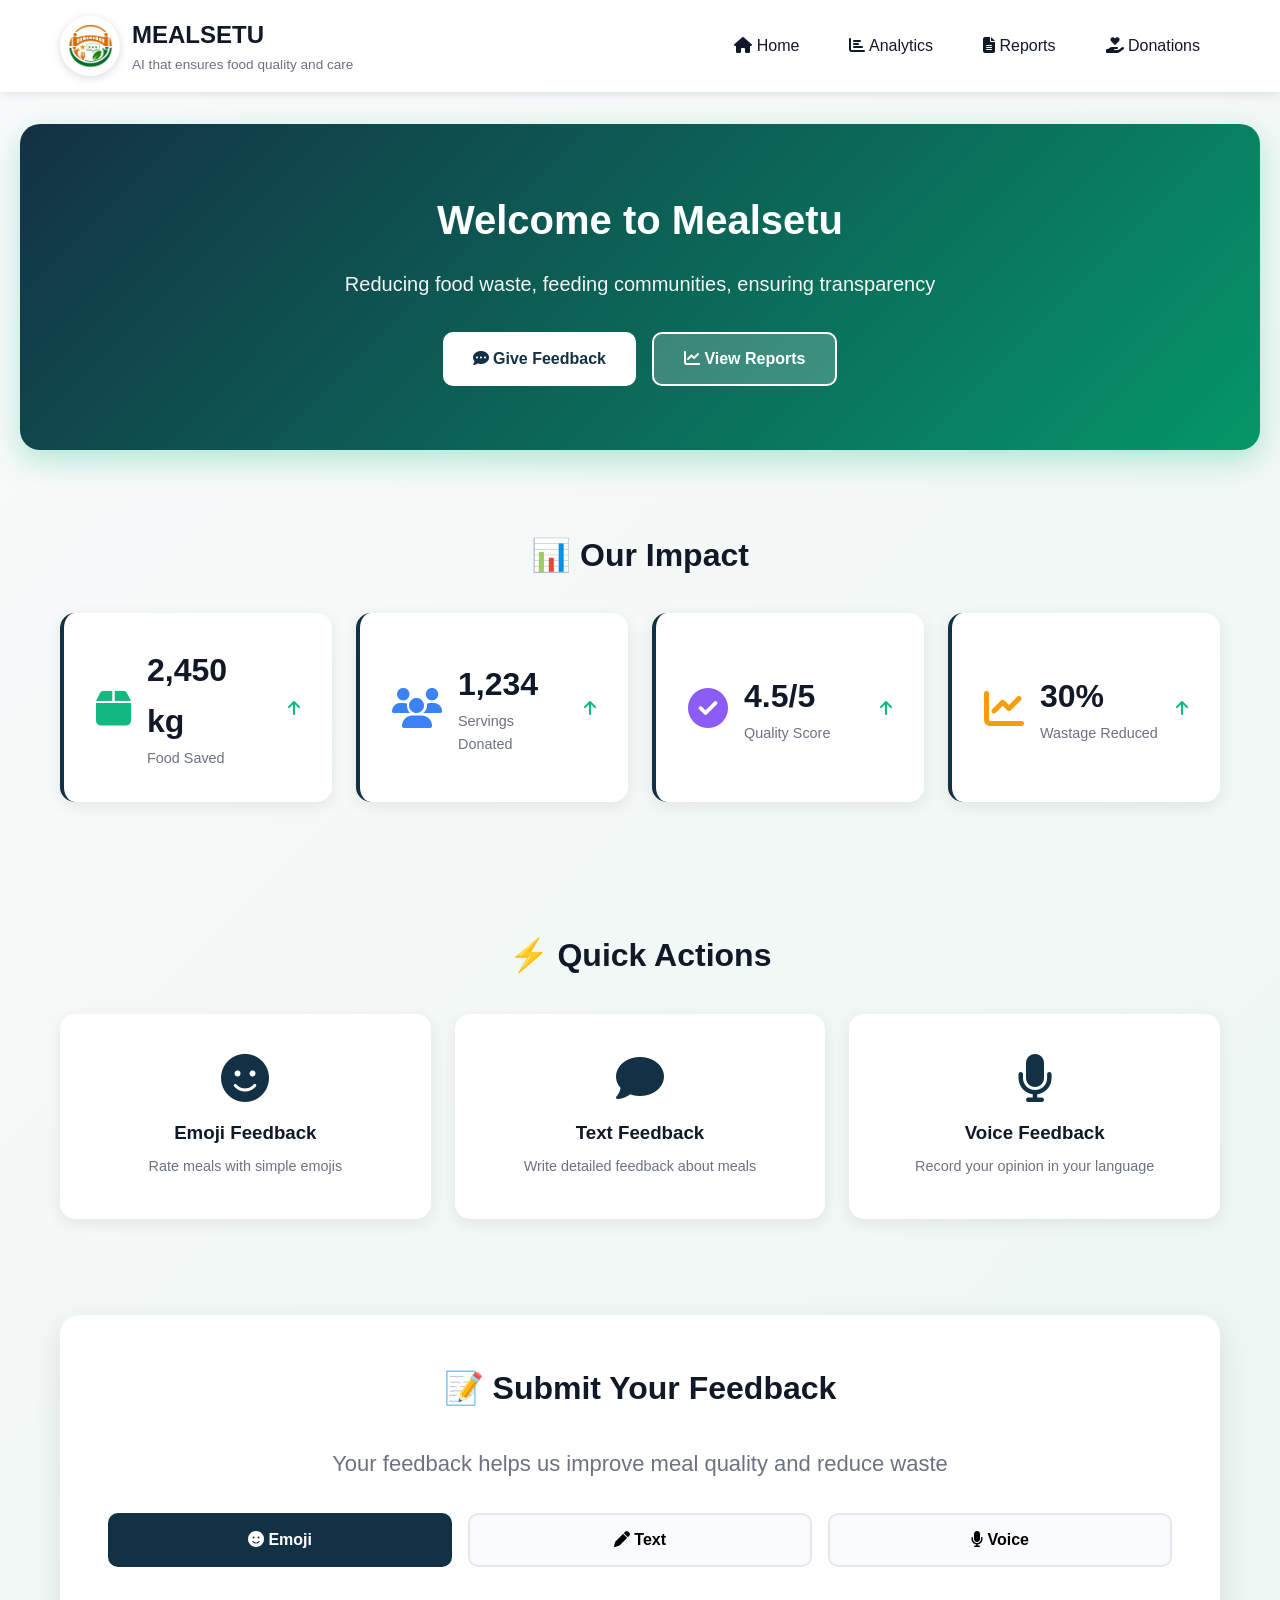
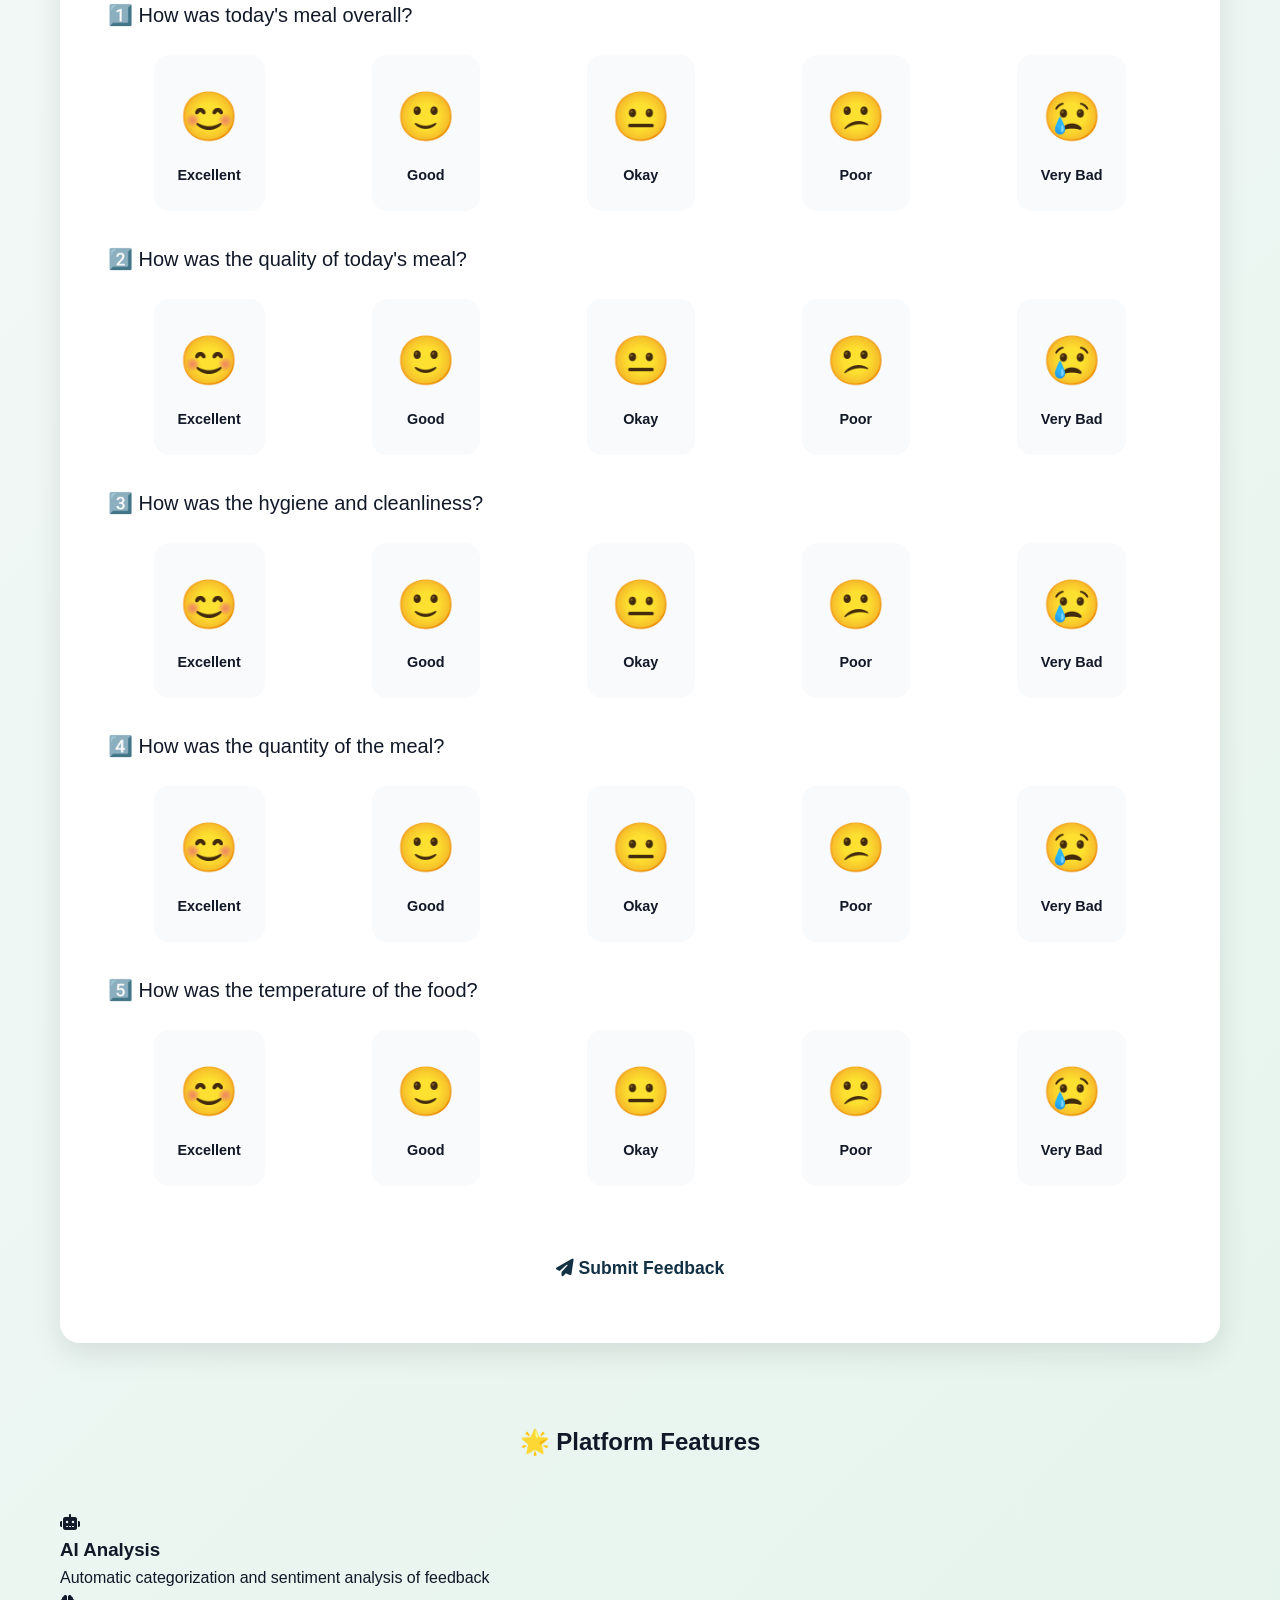
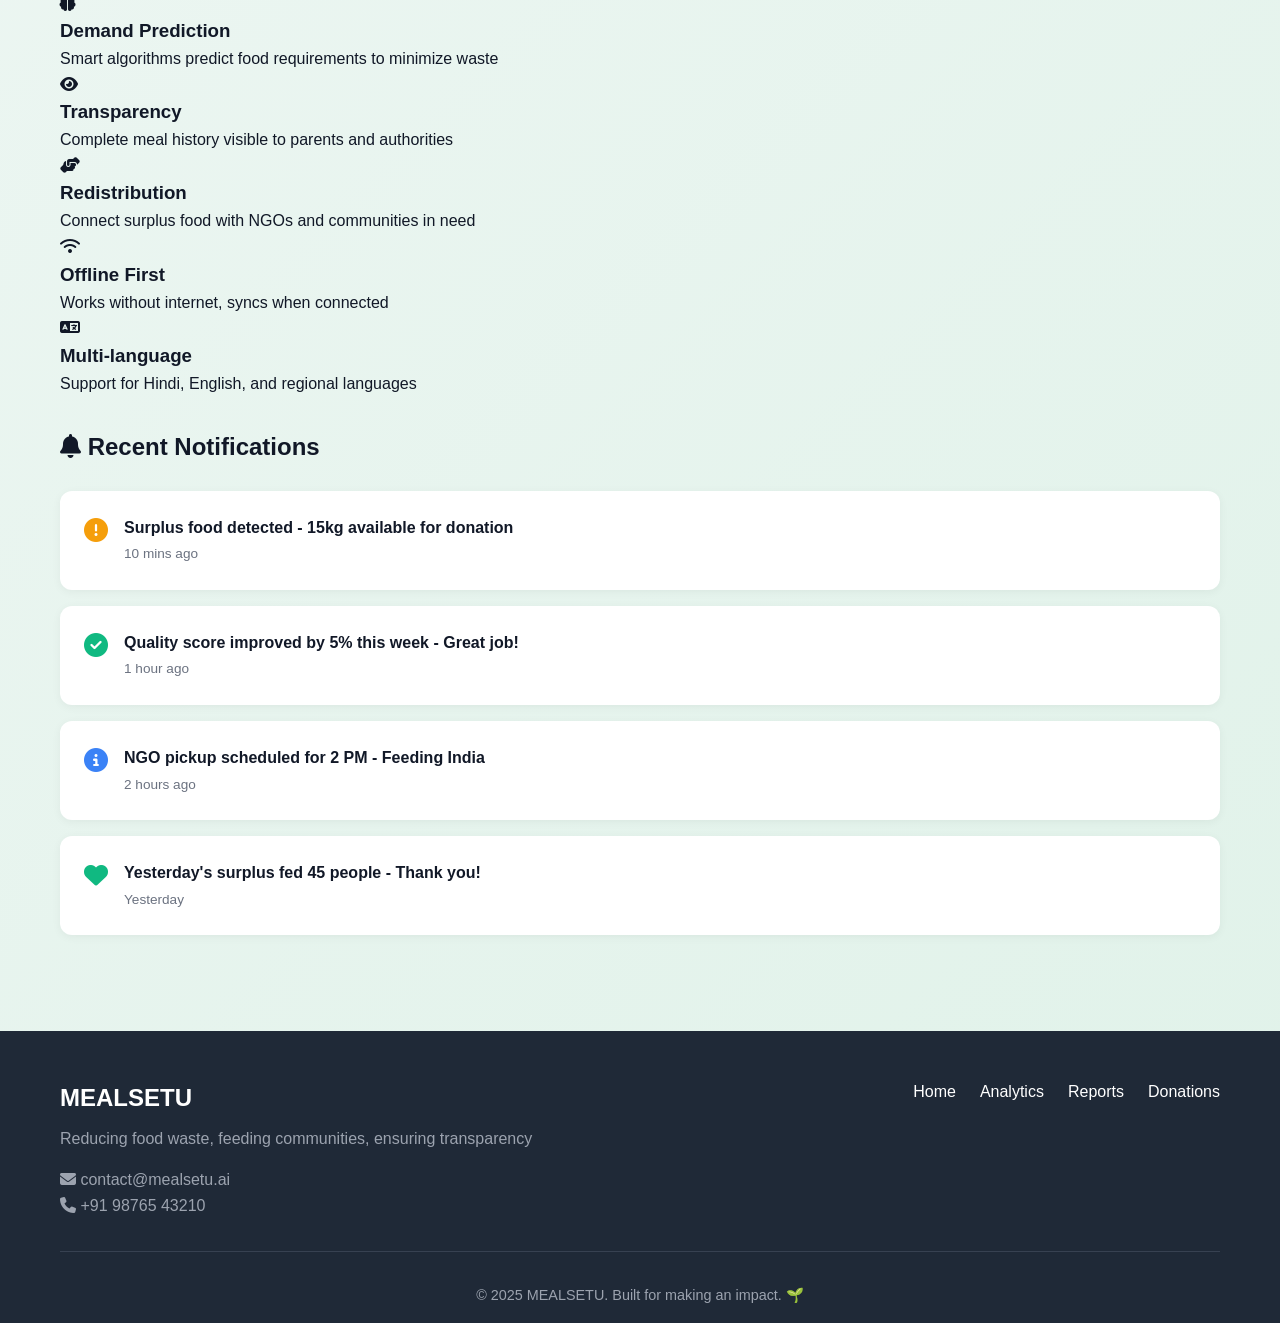
<file: food-feedback-system/frontend/index.html>
<!DOCTYPE html>
<html lang="en">
<head>
    <meta charset="UTF-8">
    <meta name="viewport" content="width=device-width, initial-scale=1.0">
    <title>MEALSETU - Smart Meal Monitoring Platform</title>
    <link rel="stylesheet" href="style.css">
    <link rel="stylesheet" href="https://cdnjs.cloudflare.com/ajax/libs/font-awesome/6.4.0/css/all.min.css">
</head>
<body>
   <!-- Navigation -->
<nav class="navbar">
    <div class="container">
        <div class="nav-brand">
            <!-- Logo with Image -->
            <div class="logo">
                <img src="mslogo.png" alt="MEALSETU Logo">
            </div>
            <div>
                <h1>MEALSETU</h1>
                <p>AI that ensures food quality and care</p>
            </div>
        </div>
        <div class="nav-menu" id="navMenu">
            <a href="index.html"><i class="fas fa-home"></i> Home</a>
            <a href="analytics.html"><i class="fas fa-chart-bar"></i> Analytics</a>
            <a href="report.html"><i class="fas fa-file-alt"></i> Reports</a>
            <a href="donation.html"><i class="fas fa-hand-holding-heart"></i> Donations</a>
        </div>
        <button class="menu-toggle" id="menuToggle">
            <i class="fas fa-bars"></i>
        </button>
    </div>
</nav>
    <!-- Hero Section -->
    <section class="hero">
        <div class="container">
            <div class="hero-content">
                <h2>Welcome to Mealsetu</h2>
                <p>Reducing food waste, feeding communities, ensuring transparency</p>
                <div class="hero-buttons">
                    <button class="btn btn-primary" onclick="scrollToFeedback()">
                        <i class="fas fa-comment-dots"></i> Give Feedback
                    </button>
                    <a href="report.html" class="btn btn-secondary">
                        <i class="fas fa-chart-line"></i> View Reports
                    </a>
                </div>
            </div>
        </div>
    </section>

    <!-- Impact Stats -->
    <section class="stats-section">
        <div class="container">
            <h2 style="text-align: center; margin-bottom: 2rem; font-size: 2rem;">📊 Our Impact</h2>
            <div class="stats-grid" id="statsGrid">
                <div class="stat-card">
                    <i class="fas fa-box stat-icon green"></i>
                    <div class="stat-info">
                        <h3 id="foodSaved">2,450 kg</h3>
                        <p>Food Saved</p>
                    </div>
                    <i class="fas fa-arrow-up stat-trend"></i>
                </div>
                <div class="stat-card">
                    <i class="fas fa-users stat-icon blue"></i>
                    <div class="stat-info">
                        <h3 id="servingsDonated">1,234</h3>
                        <p>Servings Donated</p>
                    </div>
                    <i class="fas fa-arrow-up stat-trend"></i>
                </div>
                <div class="stat-card">
                    <i class="fas fa-check-circle stat-icon purple"></i>
                    <div class="stat-info">
                        <h3 id="qualityScore">4.5/5</h3>
                        <p>Quality Score</p>
                    </div>
                    <i class="fas fa-arrow-up stat-trend"></i>
                </div>
                <div class="stat-card">
                    <i class="fas fa-chart-line stat-icon orange"></i>
                    <div class="stat-info">
                        <h3 id="wastageReduced">30%</h3>
                        <p>Wastage Reduced</p>
                    </div>
                    <i class="fas fa-arrow-up stat-trend"></i>
                </div>
            </div>
        </div>
    </section>

    <!-- Quick Actions -->
    <section class="quick-actions">
        <div class="container">
            <h2>⚡ Quick Actions</h2>
            <div class="actions-grid">
                <div class="action-card" onclick="setFeedbackMode('emoji'); scrollToFeedback();">
                    <i class="fas fa-smile"></i>
                    <h3>Emoji Feedback</h3>
                    <p>Rate meals with simple emojis</p>
                </div>
                <div class="action-card" onclick="setFeedbackMode('text'); scrollToFeedback();">
                    <i class="fas fa-comment"></i>
                    <h3>Text Feedback</h3>
                    <p>Write detailed feedback about meals</p>
                </div>
                <div class="action-card" onclick="setFeedbackMode('voice'); scrollToFeedback();">
                    <i class="fas fa-microphone"></i>
                    <h3>Voice Feedback</h3>
                    <p>Record your opinion in your language</p>
                </div>
            </div>
        </div>
    </section>

    <!-- Feedback Section -->
    <section class="feedback-section" id="feedbackSection">
        <div class="container">
            <div class="feedback-card">
                <h2>📝 Submit Your Feedback</h2>
                <p style="text-align: center; color: var(--text-secondary); margin-bottom: 2rem;">
                    Your feedback helps us improve meal quality and reduce waste
                </p>
                
                <!-- Feedback Mode Selector -->
                <div class="mode-selector">
                    <button class="mode-btn active" data-mode="emoji" onclick="setFeedbackMode('emoji')">
                        <i class="fas fa-smile"></i> Emoji
                    </button>
                    <button class="mode-btn" data-mode="text" onclick="setFeedbackMode('text')">
                        <i class="fas fa-pen"></i> Text
                    </button>
                    <button class="mode-btn" data-mode="voice" onclick="setFeedbackMode('voice')">
                        <i class="fas fa-microphone"></i> Voice
                    </button>
                </div>

                <!-- Emoji Feedback - 5 Questions -->
                <div id="emojiFeedback" class="feedback-content active">
                    
                    <!-- Question 1: Overall -->
                    <div class="question-section">
                        <p class="feedback-question">1️⃣ How was today's meal overall?</p>
                        <div class="emoji-grid" data-question="overall">
                            <div class="emoji-option" data-rating="5" data-emoji="😊" onclick="selectEmojiForQuestion(this, 'overall')">
                                <span class="emoji-icon">😊</span>
                                <span class="emoji-label">Excellent</span>
                            </div>
                            <div class="emoji-option" data-rating="4" data-emoji="🙂" onclick="selectEmojiForQuestion(this, 'overall')">
                                <span class="emoji-icon">🙂</span>
                                <span class="emoji-label">Good</span>
                            </div>
                            <div class="emoji-option" data-rating="3" data-emoji="😐" onclick="selectEmojiForQuestion(this, 'overall')">
                                <span class="emoji-icon">😐</span>
                                <span class="emoji-label">Okay</span>
                            </div>
                            <div class="emoji-option" data-rating="2" data-emoji="😕" onclick="selectEmojiForQuestion(this, 'overall')">
                                <span class="emoji-icon">😕</span>
                                <span class="emoji-label">Poor</span>
                            </div>
                            <div class="emoji-option" data-rating="1" data-emoji="😢" onclick="selectEmojiForQuestion(this, 'overall')">
                                <span class="emoji-icon">😢</span>
                                <span class="emoji-label">Very Bad</span>
                            </div>
                        </div>
                    </div>

                    <!-- Question 2: Quality -->
                    <div class="question-section">
                        <p class="feedback-question">2️⃣ How was the quality of today's meal?</p>
                        <div class="emoji-grid" data-question="quality">
                            <div class="emoji-option" data-rating="5" data-emoji="😊" onclick="selectEmojiForQuestion(this, 'quality')">
                                <span class="emoji-icon">😊</span>
                                <span class="emoji-label">Excellent</span>
                            </div>
                            <div class="emoji-option" data-rating="4" data-emoji="🙂" onclick="selectEmojiForQuestion(this, 'quality')">
                                <span class="emoji-icon">🙂</span>
                                <span class="emoji-label">Good</span>
                            </div>
                            <div class="emoji-option" data-rating="3" data-emoji="😐" onclick="selectEmojiForQuestion(this, 'quality')">
                                <span class="emoji-icon">😐</span>
                                <span class="emoji-label">Okay</span>
                            </div>
                            <div class="emoji-option" data-rating="2" data-emoji="😕" onclick="selectEmojiForQuestion(this, 'quality')">
                                <span class="emoji-icon">😕</span>
                                <span class="emoji-label">Poor</span>
                            </div>
                            <div class="emoji-option" data-rating="1" data-emoji="😢" onclick="selectEmojiForQuestion(this, 'quality')">
                                <span class="emoji-icon">😢</span>
                                <span class="emoji-label">Very Bad</span>
                            </div>
                        </div>
                    </div>

                    <!-- Question 3: Hygiene -->
                    <div class="question-section">
                        <p class="feedback-question">3️⃣ How was the hygiene and cleanliness?</p>
                        <div class="emoji-grid" data-question="hygiene">
                            <div class="emoji-option" data-rating="5" data-emoji="😊" onclick="selectEmojiForQuestion(this, 'hygiene')">
                                <span class="emoji-icon">😊</span>
                                <span class="emoji-label">Excellent</span>
                            </div>
                            <div class="emoji-option" data-rating="4" data-emoji="🙂" onclick="selectEmojiForQuestion(this, 'hygiene')">
                                <span class="emoji-icon">🙂</span>
                                <span class="emoji-label">Good</span>
                            </div>
                            <div class="emoji-option" data-rating="3" data-emoji="😐" onclick="selectEmojiForQuestion(this, 'hygiene')">
                                <span class="emoji-icon">😐</span>
                                <span class="emoji-label">Okay</span>
                            </div>
                            <div class="emoji-option" data-rating="2" data-emoji="😕" onclick="selectEmojiForQuestion(this, 'hygiene')">
                                <span class="emoji-icon">😕</span>
                                <span class="emoji-label">Poor</span>
                            </div>
                            <div class="emoji-option" data-rating="1" data-emoji="😢" onclick="selectEmojiForQuestion(this, 'hygiene')">
                                <span class="emoji-icon">😢</span>
                                <span class="emoji-label">Very Bad</span>
                            </div>
                        </div>
                    </div>

                    <!-- Question 4: Quantity -->
                    <div class="question-section">
                        <p class="feedback-question">4️⃣ How was the quantity of the meal?</p>
                        <div class="emoji-grid" data-question="quantity">
                            <div class="emoji-option" data-rating="5" data-emoji="😊" onclick="selectEmojiForQuestion(this, 'quantity')">
                                <span class="emoji-icon">😊</span>
                                <span class="emoji-label">Excellent</span>
                            </div>
                            <div class="emoji-option" data-rating="4" data-emoji="🙂" onclick="selectEmojiForQuestion(this, 'quantity')">
                                <span class="emoji-icon">🙂</span>
                                <span class="emoji-label">Good</span>
                            </div>
                            <div class="emoji-option" data-rating="3" data-emoji="😐" onclick="selectEmojiForQuestion(this, 'quantity')">
                                <span class="emoji-icon">😐</span>
                                <span class="emoji-label">Okay</span>
                            </div>
                            <div class="emoji-option" data-rating="2" data-emoji="😕" onclick="selectEmojiForQuestion(this, 'quantity')">
                                <span class="emoji-icon">😕</span>
                                <span class="emoji-label">Poor</span>
                            </div>
                            <div class="emoji-option" data-rating="1" data-emoji="😢" onclick="selectEmojiForQuestion(this, 'quantity')">
                                <span class="emoji-icon">😢</span>
                                <span class="emoji-label">Very Bad</span>
                            </div>
                        </div>
                    </div>

                    <!-- Question 5: Temperature -->
                    <div class="question-section">
                        <p class="feedback-question">5️⃣ How was the temperature of the food?</p>
                        <div class="emoji-grid" data-question="temperature">
                            <div class="emoji-option" data-rating="5" data-emoji="😊" onclick="selectEmojiForQuestion(this, 'temperature')">
                                <span class="emoji-icon">😊</span>
                                <span class="emoji-label">Excellent</span>
                            </div>
                            <div class="emoji-option" data-rating="4" data-emoji="🙂" onclick="selectEmojiForQuestion(this, 'temperature')">
                                <span class="emoji-icon">🙂</span>
                                <span class="emoji-label">Good</span>
                            </div>
                            <div class="emoji-option" data-rating="3" data-emoji="😐" onclick="selectEmojiForQuestion(this, 'temperature')">
                                <span class="emoji-icon">😐</span>
                                <span class="emoji-label">Okay</span>
                            </div>
                            <div class="emoji-option" data-rating="2" data-emoji="😕" onclick="selectEmojiForQuestion(this, 'temperature')">
                                <span class="emoji-icon">😕</span>
                                <span class="emoji-label">Poor</span>
                            </div>
                            <div class="emoji-option" data-rating="1" data-emoji="😢" onclick="selectEmojiForQuestion(this, 'temperature')">
                                <span class="emoji-icon">😢</span>
                                <span class="emoji-label">Very Bad</span>
                            </div>
                        </div>
                    </div>

                </div>

                <!-- Text Feedback -->
                <div id="textFeedback" class="feedback-content">
                    <label for="feedbackText" style="font-size: 1.1rem; margin-bottom: 1rem; display: block;">
                        Share your detailed feedback:
                    </label>
                    <textarea 
                        id="feedbackText" 
                        rows="6" 
                        placeholder="Tell us about the meal quality, quantity, taste, hygiene, temperature, or any suggestions..."
                        style="width: 100%; padding: 1rem; border: 2px solid var(--border-color); border-radius: 10px; font-size: 1rem; font-family: inherit; resize: vertical;"
                    ></textarea>
                </div>

                <!-- Voice Feedback -->
                <div id="voiceFeedback" class="feedback-content">
                    <div class="voice-recorder">
                        <i class="fas fa-microphone recorder-icon"></i>
                        <p>Click the button below to start recording</p>
                        <p style="color: var(--text-secondary); margin-bottom: 2rem;">Speak in any language - Hindi, English, Gujarati, etc.</p>
                        <button class="btn-record" onclick="alert('Voice recording feature coming soon! This will support multiple Indian languages.')">
                            🎙️ Start Recording
                        </button>
                    </div>
                </div>

                <button class="btn btn-primary btn-submit" onclick="submitFeedback()">
                    <i class="fas fa-paper-plane"></i> Submit Feedback
                </button>
            </div>

            <!-- Recent Feedbacks -->
            <div class="recent-feedbacks" id="recentFeedbacks" style="display: none;">
                <h3><i class="fas fa-history"></i> Recent Feedbacks</h3>
                <div id="feedbacksList"></div>
            </div>
        </div>
    </section>

    <!-- Features Section -->
    <section class="features-section">
        <div class="container">
            <h2 style="text-align: center; margin-bottom: 3rem;">🌟 Platform Features</h2>
            <div class="features-grid">
                <div class="feature-item">
                    <div class="feature-icon">
                        <i class="fas fa-robot"></i>
                    </div>
                    <h3>AI Analysis</h3>
                    <p>Automatic categorization and sentiment analysis of feedback</p>
                </div>
                <div class="feature-item">
                    <div class="feature-icon">
                        <i class="fas fa-brain"></i>
                    </div>
                    <h3>Demand Prediction</h3>
                    <p>Smart algorithms predict food requirements to minimize waste</p>
                </div>
                <div class="feature-item">
                    <div class="feature-icon">
                        <i class="fas fa-eye"></i>
                    </div>
                    <h3>Transparency</h3>
                    <p>Complete meal history visible to parents and authorities</p>
                </div>
                <div class="feature-item">
                    <div class="feature-icon">
                        <i class="fas fa-hands-helping"></i>
                    </div>
                    <h3>Redistribution</h3>
                    <p>Connect surplus food with NGOs and communities in need</p>
                </div>
                <div class="feature-item">
                    <div class="feature-icon">
                        <i class="fas fa-wifi"></i>
                    </div>
                    <h3>Offline First</h3>
                    <p>Works without internet, syncs when connected</p>
                </div>
                <div class="feature-item">
                    <div class="feature-icon">
                        <i class="fas fa-language"></i>
                    </div>
                    <h3>Multi-language</h3>
                    <p>Support for Hindi, English, and regional languages</p>
                </div>
            </div>
        </div>
    </section>

    <!-- Notifications -->
    <section class="notifications-section">
        <div class="container">
            <h2><i class="fas fa-bell"></i> Recent Notifications</h2>
            <div class="notifications-list">
                <div class="notification alert">
                    <i class="fas fa-exclamation-circle"></i>
                    <div>
                        <p><strong>Surplus food detected - 15kg available for donation</strong></p>
                        <span>10 mins ago</span>
                    </div>
                </div>
                <div class="notification success">
                    <i class="fas fa-check-circle"></i>
                    <div>
                        <p><strong>Quality score improved by 5% this week - Great job!</strong></p>
                        <span>1 hour ago</span>
                    </div>
                </div>
                <div class="notification info">
                    <i class="fas fa-info-circle"></i>
                    <div>
                        <p><strong>NGO pickup scheduled for 2 PM - Feeding India</strong></p>
                        <span>2 hours ago</span>
                    </div>
                </div>
                <div class="notification success">
                    <i class="fas fa-heart"></i>
                    <div>
                        <p><strong>Yesterday's surplus fed 45 people - Thank you!</strong></p>
                        <span>Yesterday</span>
                    </div>
                </div>
            </div>
        </div>
    </section>

    <!-- Footer -->
    <footer class="footer">
        <div class="container">
            <div class="footer-content">
                <div>
                    <h3>MEALSETU</h3>
                    <p>Reducing food waste, feeding communities, ensuring transparency</p>
                    <p style="margin-top: 1rem;">
                        <i class="fas fa-envelope"></i> contact@mealsetu.ai<br>
                        <i class="fas fa-phone"></i> +91 98765 43210
                    </p>
                </div>
                <div class="footer-links">
                    <a href="index.html">Home</a>
                    <a href="analytics.html">Analytics</a>
                    <a href="report.html">Reports</a>
                    <a href="donation.html">Donations</a>
                </div>
            </div>
            <p class="copyright">© 2025 MEALSETU. Built for making an impact. 🌱</p>
        </div>
    </footer>

    <script src="script.js"></script>
</body>
</html>
</file>
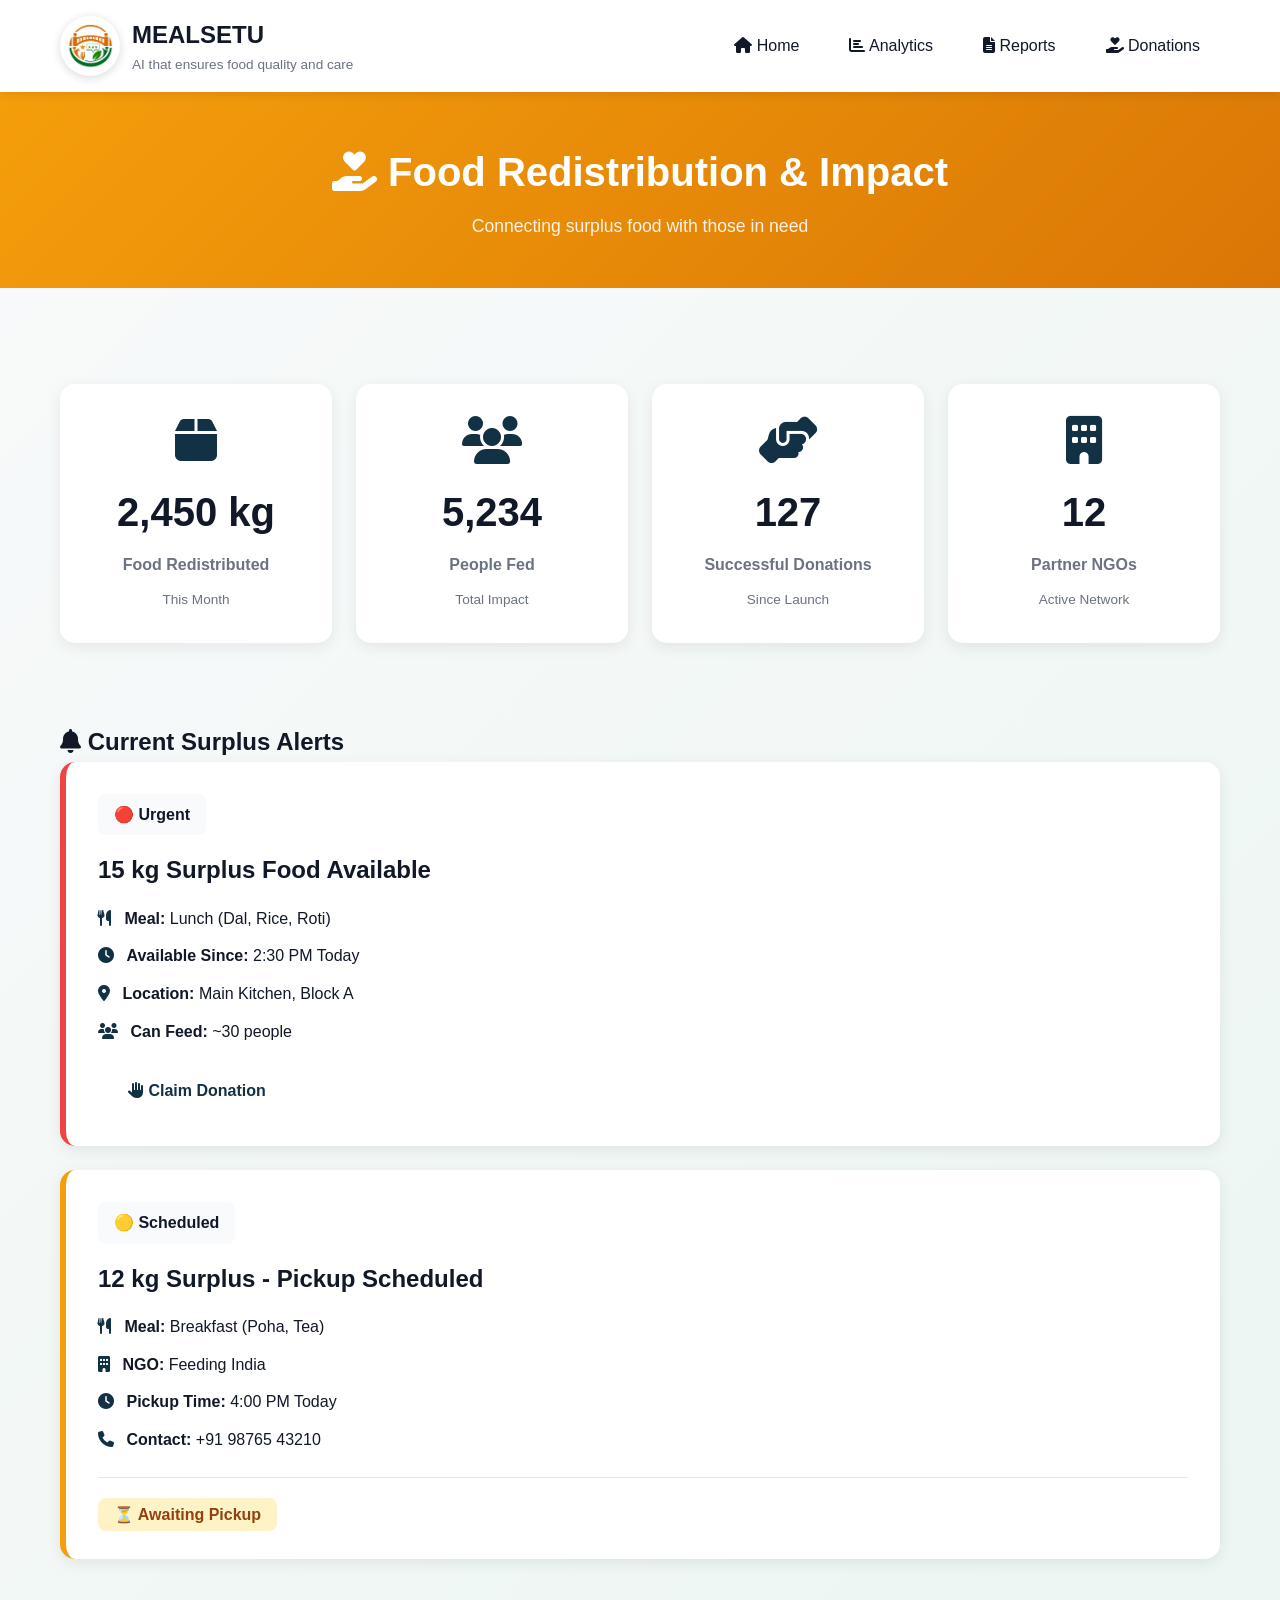
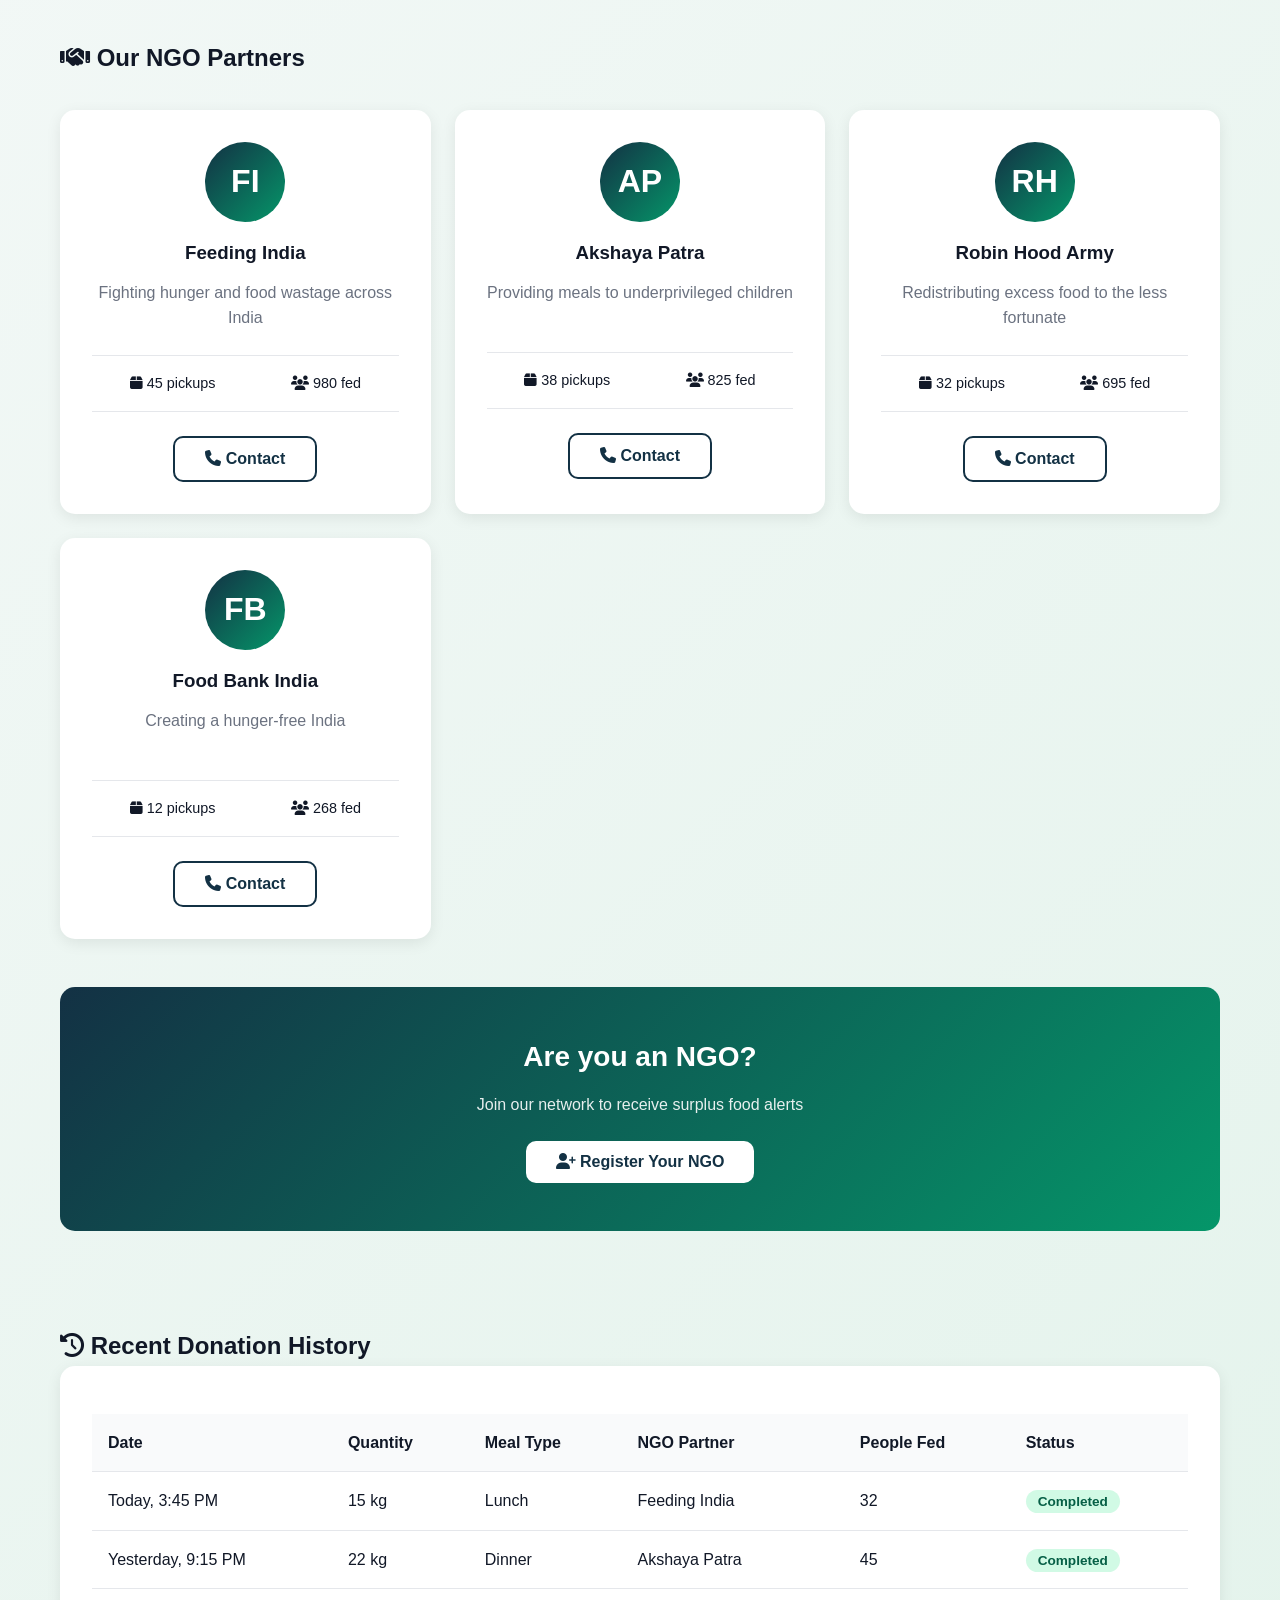
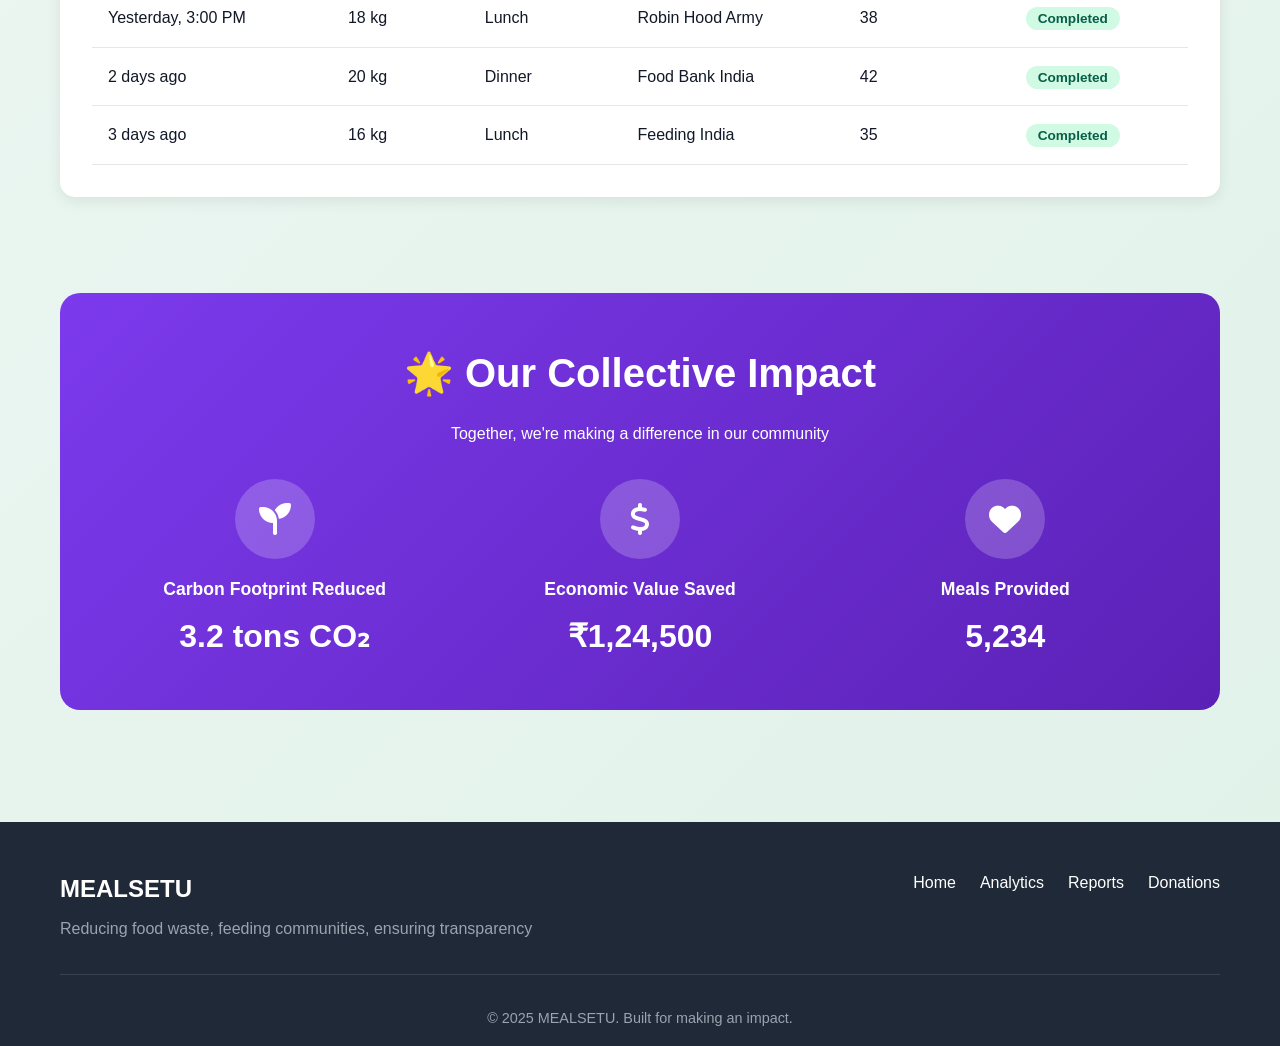
<file: food-feedback-system/frontend/donation.html>
<!DOCTYPE html>
<html lang="en">
<head>
    <meta charset="UTF-8">
    <meta name="viewport" content="width=device-width, initial-scale=1.0">
    <title>Donations - MEALSETU</title>
    <link rel="stylesheet" href="style.css">
    <link rel="stylesheet" href="https://cdnjs.cloudflare.com/ajax/libs/font-awesome/6.4.0/css/all.min.css">
</head>
<body>
    <!-- Navigation -->
<nav class="navbar">
    <div class="container">
        <div class="nav-brand">
            <!-- Logo with Image -->
            <div class="logo">
                <img src="mslogo.png" alt="MEALSETU Logo">
            </div>
            <div>
                <h1>MEALSETU</h1>
                <p>AI that ensures food quality and care</p>
            </div>
        </div>
        <div class="nav-menu" id="navMenu">
            <a href="index.html"><i class="fas fa-home"></i> Home</a>
            <a href="analytics.html"><i class="fas fa-chart-bar"></i> Analytics</a>
            <a href="report.html"><i class="fas fa-file-alt"></i> Reports</a>
            <a href="donation.html"><i class="fas fa-hand-holding-heart"></i> Donations</a>
        </div>
        <button class="menu-toggle" id="menuToggle">
            <i class="fas fa-bars"></i>
        </button>
    </div>
</nav>

    <!-- Page Header -->
    <section class="page-header donation-header">
        <div class="container">
            <h1><i class="fas fa-hand-holding-heart"></i> Food Redistribution & Impact</h1>
            <p>Connecting surplus food with those in need</p>
        </div>
    </section>

    <!-- Donation Stats -->
    <section class="donation-stats-section">
        <div class="container">
            <div class="donation-stats-grid">
                <div class="donation-stat-card">
                    <i class="fas fa-box donation-icon"></i>
                    <h3 id="totalKgDonated">2,450 kg</h3>
                    <p>Food Redistributed</p>
                    <span class="stat-period">This Month</span>
                </div>
                <div class="donation-stat-card">
                    <i class="fas fa-users donation-icon"></i>
                    <h3 id="peopleFed">5,234</h3>
                    <p>People Fed</p>
                    <span class="stat-period">Total Impact</span>
                </div>
                <div class="donation-stat-card">
                    <i class="fas fa-hands-helping donation-icon"></i>
                    <h3 id="totalDonations">127</h3>
                    <p>Successful Donations</p>
                    <span class="stat-period">Since Launch</span>
                </div>
                <div class="donation-stat-card">
                    <i class="fas fa-building donation-icon"></i>
                    <h3 id="activeNGOs">12</h3>
                    <p>Partner NGOs</p>
                    <span class="stat-period">Active Network</span>
                </div>
            </div>
        </div>
    </section>

    <!-- Current Surplus -->
    <section class="current-surplus-section">
        <div class="container">
            <h2><i class="fas fa-bell"></i> Current Surplus Alerts</h2>
            
            <div class="surplus-alerts" id="surplusAlerts">
                <div class="surplus-alert-card urgent">
                    <div class="alert-badge">🔴 Urgent</div>
                    <div class="alert-content">
                        <h3>15 kg Surplus Food Available</h3>
                        <div class="alert-details">
                            <p><i class="fas fa-utensils"></i> <strong>Meal:</strong> Lunch (Dal, Rice, Roti)</p>
                            <p><i class="fas fa-clock"></i> <strong>Available Since:</strong> 2:30 PM Today</p>
                            <p><i class="fas fa-map-marker-alt"></i> <strong>Location:</strong> Main Kitchen, Block A</p>
                            <p><i class="fas fa-users"></i> <strong>Can Feed:</strong> ~30 people</p>
                        </div>
                        <div class="alert-actions">
                            <button class="btn btn-primary" onclick="claimSurplus(1)">
                                <i class="fas fa-hand-paper"></i> Claim Donation
                            </button>
                            <button class="btn btn-secondary">
                                <i class="fas fa-share"></i> Share Alert
                            </button>
                        </div>
                    </div>
                </div>

                <div class="surplus-alert-card scheduled">
                    <div class="alert-badge">🟡 Scheduled</div>
                    <div class="alert-content">
                        <h3>12 kg Surplus - Pickup Scheduled</h3>
                        <div class="alert-details">
                            <p><i class="fas fa-utensils"></i> <strong>Meal:</strong> Breakfast (Poha, Tea)</p>
                            <p><i class="fas fa-building"></i> <strong>NGO:</strong> Feeding India</p>
                            <p><i class="fas fa-clock"></i> <strong>Pickup Time:</strong> 4:00 PM Today</p>
                            <p><i class="fas fa-phone"></i> <strong>Contact:</strong> +91 98765 43210</p>
                        </div>
                        <div class="alert-status">
                            <span class="status-indicator">⏳ Awaiting Pickup</span>
                        </div>
                    </div>
                </div>
            </div>

            <div class="no-surplus" id="noSurplus" style="display: none;">
                <i class="fas fa-check-circle"></i>
                <h3>No Surplus Currently Available</h3>
                <p>All food is being utilized efficiently!</p>
            </div>
        </div>
    </section>

    <!-- NGO Partners -->
    <section class="ngo-partners-section">
        <div class="container">
            <h2><i class="fas fa-handshake"></i> Our NGO Partners</h2>
            
            <div class="ngo-grid">
                <div class="ngo-card">
                    <div class="ngo-logo">FI</div>
                    <h3>Feeding India</h3>
                    <p class="ngo-description">Fighting hunger and food wastage across India</p>
                    <div class="ngo-stats">
                        <span><i class="fas fa-box"></i> 45 pickups</span>
                        <span><i class="fas fa-users"></i> 980 fed</span>
                    </div>
                    <button class="btn btn-outline" onclick="contactNGO('Feeding India')">
                        <i class="fas fa-phone"></i> Contact
                    </button>
                </div>

                <div class="ngo-card">
                    <div class="ngo-logo">AP</div>
                    <h3>Akshaya Patra</h3>
                    <p class="ngo-description">Providing meals to underprivileged children</p>
                    <div class="ngo-stats">
                        <span><i class="fas fa-box"></i> 38 pickups</span>
                        <span><i class="fas fa-users"></i> 825 fed</span>
                    </div>
                    <button class="btn btn-outline" onclick="contactNGO('Akshaya Patra')">
                        <i class="fas fa-phone"></i> Contact
                    </button>
                </div>

                <div class="ngo-card">
                    <div class="ngo-logo">RH</div>
                    <h3>Robin Hood Army</h3>
                    <p class="ngo-description">Redistributing excess food to the less fortunate</p>
                    <div class="ngo-stats">
                        <span><i class="fas fa-box"></i> 32 pickups</span>
                        <span><i class="fas fa-users"></i> 695 fed</span>
                    </div>
                    <button class="btn btn-outline" onclick="contactNGO('Robin Hood Army')">
                        <i class="fas fa-phone"></i> Contact
                    </button>
                </div>

                <div class="ngo-card">
                    <div class="ngo-logo">FB</div>
                    <h3>Food Bank India</h3>
                    <p class="ngo-description">Creating a hunger-free India</p>
                    <div class="ngo-stats">
                        <span><i class="fas fa-box"></i> 12 pickups</span>
                        <span><i class="fas fa-users"></i> 268 fed</span>
                    </div>
                    <button class="btn btn-outline" onclick="contactNGO('Food Bank India')">
                        <i class="fas fa-phone"></i> Contact
                    </button>
                </div>
            </div>

            <div class="join-network">
                <h3>Are you an NGO?</h3>
                <p>Join our network to receive surplus food alerts</p>
                <button class="btn btn-primary">
                    <i class="fas fa-user-plus"></i> Register Your NGO
                </button>
            </div>
        </div>
    </section>

    <!-- Recent Donations -->
    <section class="recent-donations-section">
        <div class="container">
            <h2><i class="fas fa-history"></i> Recent Donation History</h2>
            
            <div class="donations-table-card">
                <table class="donations-table">
                    <thead>
                        <tr>
                            <th>Date</th>
                            <th>Quantity</th>
                            <th>Meal Type</th>
                            <th>NGO Partner</th>
                            <th>People Fed</th>
                            <th>Status</th>
                        </tr>
                    </thead>
                    <tbody id="donationsTableBody">
                        <tr>
                            <td>Today, 3:45 PM</td>
                            <td>15 kg</td>
                            <td>Lunch</td>
                            <td>Feeding India</td>
                            <td>32</td>
                            <td><span class="badge badge-success">Completed</span></td>
                        </tr>
                        <tr>
                            <td>Yesterday, 9:15 PM</td>
                            <td>22 kg</td>
                            <td>Dinner</td>
                            <td>Akshaya Patra</td>
                            <td>45</td>
                            <td><span class="badge badge-success">Completed</span></td>
                        </tr>
                        <tr>
                            <td>Yesterday, 3:00 PM</td>
                            <td>18 kg</td>
                            <td>Lunch</td>
                            <td>Robin Hood Army</td>
                            <td>38</td>
                            <td><span class="badge badge-success">Completed</span></td>
                        </tr>
                        <tr>
                            <td>2 days ago</td>
                            <td>20 kg</td>
                            <td>Dinner</td>
                            <td>Food Bank India</td>
                            <td>42</td>
                            <td><span class="badge badge-success">Completed</span></td>
                        </tr>
                        <tr>
                            <td>3 days ago</td>
                            <td>16 kg</td>
                            <td>Lunch</td>
                            <td>Feeding India</td>
                            <td>35</td>
                            <td><span class="badge badge-success">Completed</span></td>
                        </tr>
                    </tbody>
                </table>
            </div>
        </div>
    </section>

    <!-- Impact Visualization -->
    <section class="impact-section">
        <div class="container">
            <div class="impact-banner">
                <h2>🌟 Our Collective Impact</h2>
                <p>Together, we're making a difference in our community</p>
                <div class="impact-metrics">
                    <div class="impact-metric">
                        <div class="metric-circle">
                            <i class="fas fa-seedling"></i>
                        </div>
                        <h4>Carbon Footprint Reduced</h4>
                        <p class="metric-number">3.2 tons CO₂</p>
                    </div>
                    <div class="impact-metric">
                        <div class="metric-circle">
                            <i class="fas fa-dollar-sign"></i>
                        </div>
                        <h4>Economic Value Saved</h4>
                        <p class="metric-number">₹1,24,500</p>
                    </div>
                    <div class="impact-metric">
                        <div class="metric-circle">
                            <i class="fas fa-heart"></i>
                        </div>
                        <h4>Meals Provided</h4>
                        <p class="metric-number">5,234</p>
                    </div>
                </div>
            </div>
        </div>
    </section>

    <!-- Footer -->
    <footer class="footer">
        <div class="container">
            <div class="footer-content">
                <div>
                    <h3>MEALSETU</h3>
                    <p>Reducing food waste, feeding communities, ensuring transparency</p>
                </div>
                <div class="footer-links">
                    <a href="index.html">Home</a>
                    <a href="analytics.html">Analytics</a>
                    <a href="report.html">Reports</a>
                    <a href="donation.html">Donations</a>
                </div>
            </div>
            <p class="copyright">© 2025 MEALSETU. Built for making an impact.</p>
        </div>
    </footer>

    <script src="script.js"></script>
    <script>
        // Load donation data when page loads
        window.addEventListener('load', loadDonationData);
    </script>
</body>
</html>
</file>
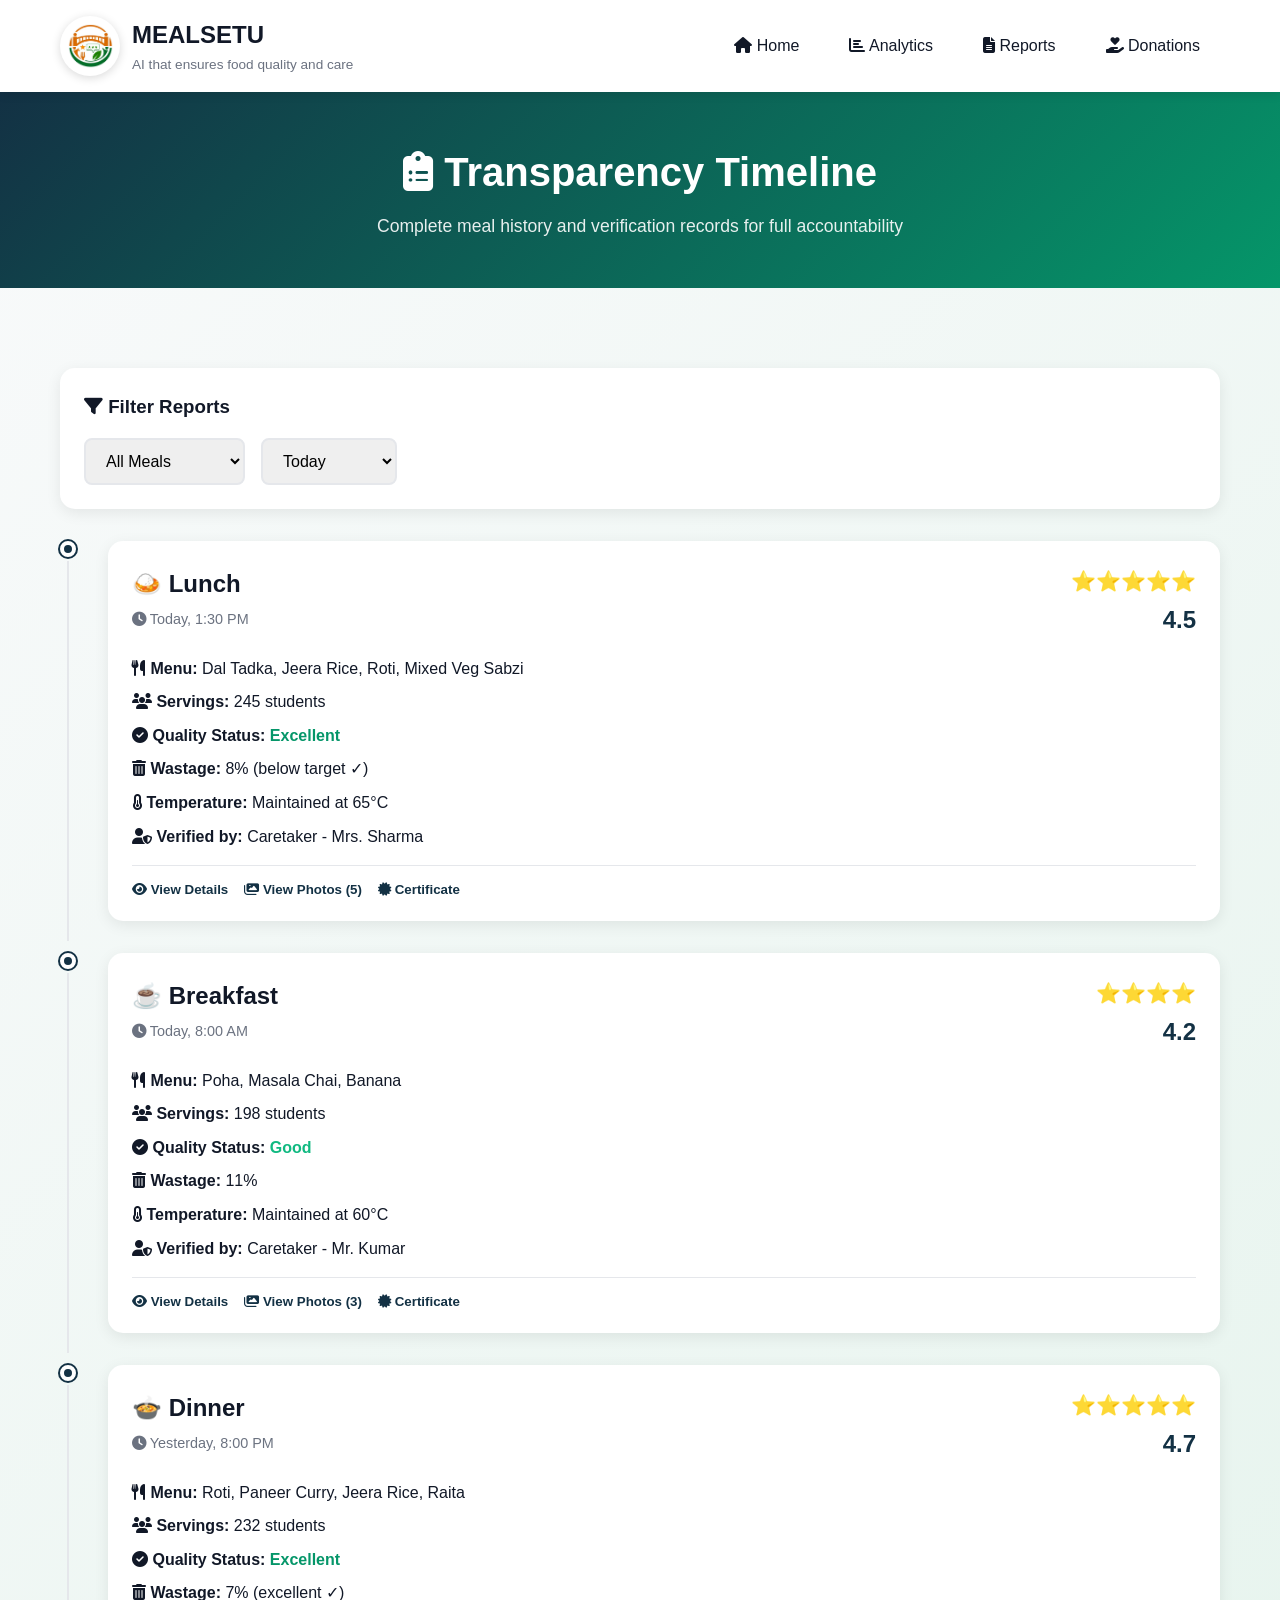
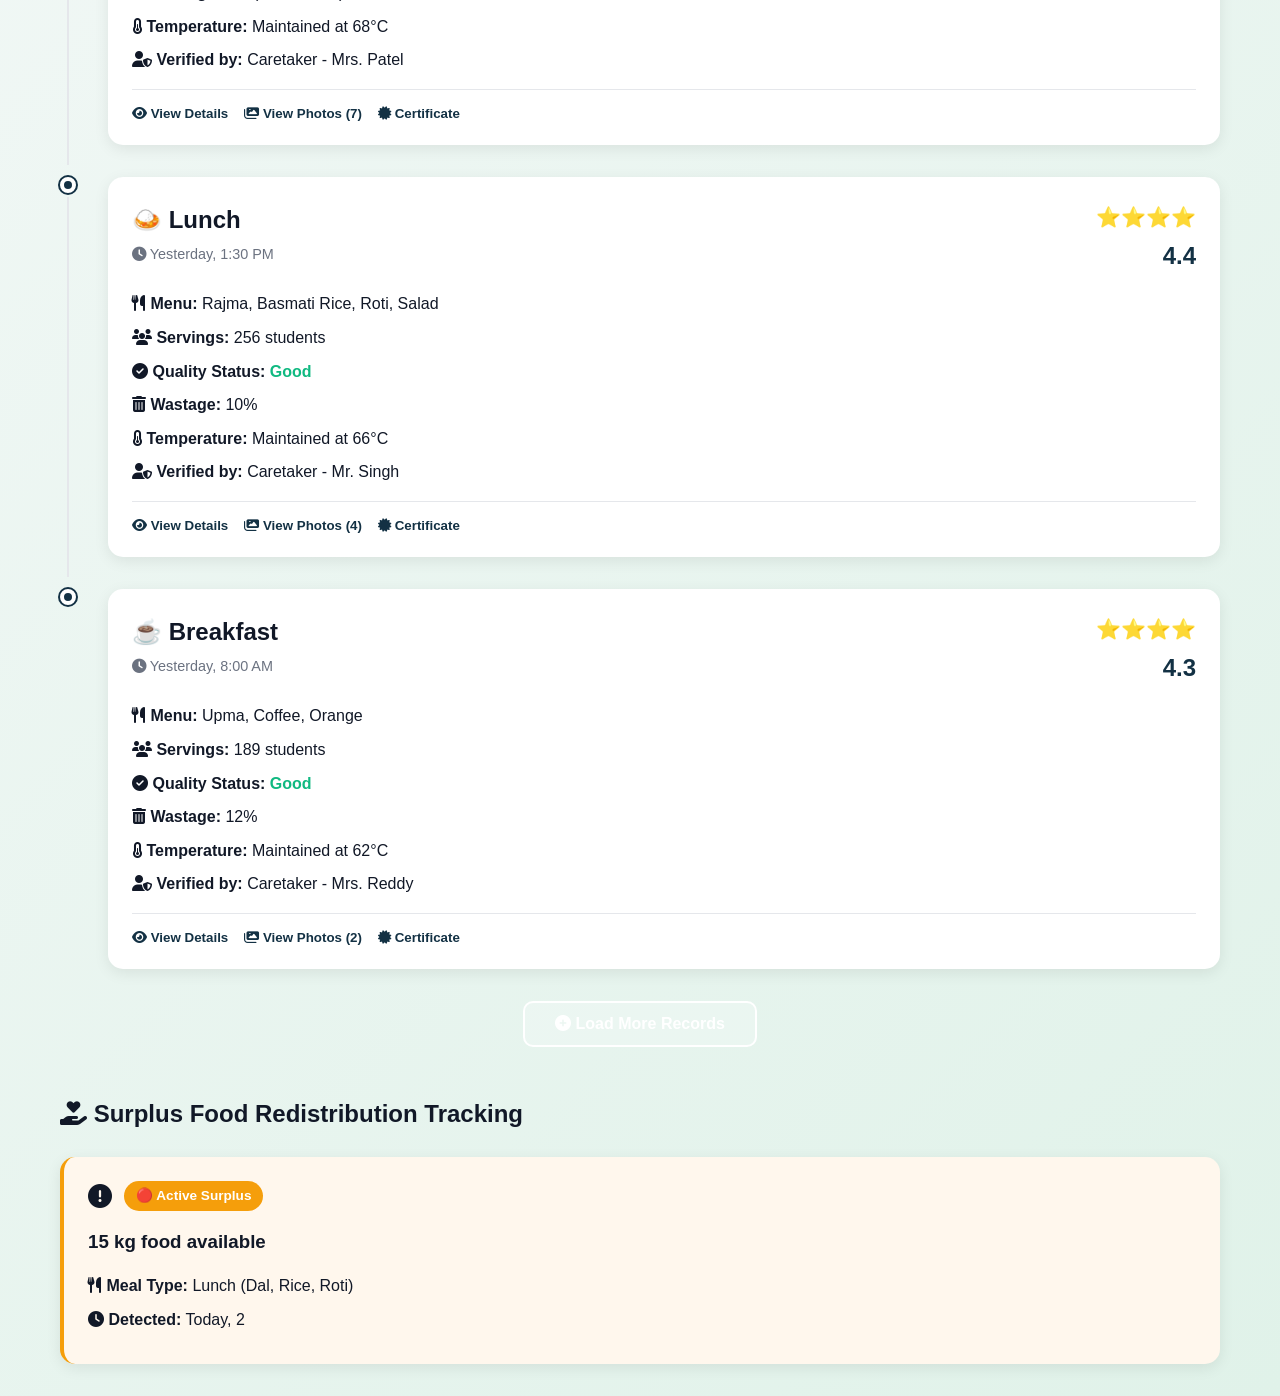
<file: food-feedback-system/frontend/report.html>
<!DOCTYPE html>
<html lang="en">
<head>
    <meta charset="UTF-8">
    <meta name="viewport" content="width=device-width, initial-scale=1.0">
    <title>Transparency Reports - MEALSETU</title>
    <link rel="stylesheet" href="style.css">
    <link rel="stylesheet" href="https://cdnjs.cloudflare.com/ajax/libs/font-awesome/6.4.0/css/all.min.css">
</head>
<body>
    <!-- Navigation -->
<nav class="navbar">
    <div class="container">
        <div class="nav-brand">
            <!-- Logo with Image -->
            <div class="logo">
                <img src="mslogo.png" alt="MEALSETU Logo">
            </div>
            <div>
                <h1>MEALSETU</h1>
                <p>AI that ensures food quality and care</p>
            </div>
        </div>
        <div class="nav-menu" id="navMenu">
            <a href="index.html"><i class="fas fa-home"></i> Home</a>
            <a href="analytics.html"><i class="fas fa-chart-bar"></i> Analytics</a>
            <a href="report.html"><i class="fas fa-file-alt"></i> Reports</a>
            <a href="donation.html"><i class="fas fa-hand-holding-heart"></i> Donations</a>
        </div>
        <button class="menu-toggle" id="menuToggle">
            <i class="fas fa-bars"></i>
        </button>
    </div>
</nav>
    <!-- Page Header -->
    <section class="page-header">
        <div class="container">
            <h1><i class="fas fa-clipboard-list"></i> Transparency Timeline</h1>
            <p>Complete meal history and verification records for full accountability</p>
        </div>
    </section>

    <!-- Reports Content -->
    <section class="reports-section">
        <div class="container">
            
            <!-- Filter Options -->
            <div class="filter-card">
                <h3><i class="fas fa-filter"></i> Filter Reports</h3>
                <div class="filter-options">
                    <select class="filter-select">
                        <option value="all">All Meals</option>
                        <option value="breakfast">Breakfast Only</option>
                        <option value="lunch">Lunch Only</option>
                        <option value="dinner">Dinner Only</option>
                    </select>
                    <select class="filter-select">
                        <option value="today">Today</option>
                        <option value="week">This Week</option>
                        <option value="month">This Month</option>
                        <option value="all">All Time</option>
                    </select>
                    <button class="btn btn-secondary" onclick="alert('Exporting report to PDF... (Feature coming soon)')">
                        <i class="fas fa-download"></i> Export PDF
                    </button>
                </div>
            </div>

            <!-- Meal Timeline -->
            <div class="timeline-container" id="mealTimeline">
                <!-- Timeline Item 1 -->
                <div class="timeline-item">
                    <div class="timeline-marker"></div>
                    <div class="timeline-card">
                        <div class="timeline-header">
                            <div>
                                <h3>🍛 Lunch</h3>
                                <p class="timeline-date">
                                    <i class="fas fa-clock"></i> Today, 1:30 PM
                                </p>
                            </div>
                            <div class="timeline-rating">
                                <div class="rating-stars">⭐⭐⭐⭐⭐</div>
                                <span class="rating-value">4.5</span>
                            </div>
                        </div>
                        <div class="timeline-content">
                            <p><strong><i class="fas fa-utensils"></i> Menu:</strong> Dal Tadka, Jeera Rice, Roti, Mixed Veg Sabzi</p>
                            <p><strong><i class="fas fa-users"></i> Servings:</strong> 245 students</p>
                            <p><strong><i class="fas fa-check-circle"></i> Quality Status:</strong> <span class="status-excellent">Excellent</span></p>
                            <p><strong><i class="fas fa-trash-alt"></i> Wastage:</strong> 8% (below target ✓)</p>
                            <p><strong><i class="fas fa-thermometer-half"></i> Temperature:</strong> Maintained at 65°C</p>
                            <p><strong><i class="fas fa-user-shield"></i> Verified by:</strong> Caretaker - Mrs. Sharma</p>
                        </div>
                        <div class="timeline-footer">
                            <button class="btn-link" onclick="alert('Viewing detailed feedback breakdown...')">
                                <i class="fas fa-eye"></i> View Details
                            </button>
                            <button class="btn-link" onclick="alert('Opening meal photo gallery...')">
                                <i class="fas fa-images"></i> View Photos (5)
                            </button>
                            <button class="btn-link" onclick="alert('Downloading meal certificate...')">
                                <i class="fas fa-certificate"></i> Certificate
                            </button>
                        </div>
                    </div>
                </div>

                <!-- Timeline Item 2 -->
                <div class="timeline-item">
                    <div class="timeline-marker"></div>
                    <div class="timeline-card">
                        <div class="timeline-header">
                            <div>
                                <h3>☕ Breakfast</h3>
                                <p class="timeline-date">
                                    <i class="fas fa-clock"></i> Today, 8:00 AM
                                </p>
                            </div>
                            <div class="timeline-rating">
                                <div class="rating-stars">⭐⭐⭐⭐</div>
                                <span class="rating-value">4.2</span>
                            </div>
                        </div>
                        <div class="timeline-content">
                            <p><strong><i class="fas fa-utensils"></i> Menu:</strong> Poha, Masala Chai, Banana</p>
                            <p><strong><i class="fas fa-users"></i> Servings:</strong> 198 students</p>
                            <p><strong><i class="fas fa-check-circle"></i> Quality Status:</strong> <span class="status-good">Good</span></p>
                            <p><strong><i class="fas fa-trash-alt"></i> Wastage:</strong> 11%</p>
                            <p><strong><i class="fas fa-thermometer-half"></i> Temperature:</strong> Maintained at 60°C</p>
                            <p><strong><i class="fas fa-user-shield"></i> Verified by:</strong> Caretaker - Mr. Kumar</p>
                        </div>
                        <div class="timeline-footer">
                            <button class="btn-link"><i class="fas fa-eye"></i> View Details</button>
                            <button class="btn-link"><i class="fas fa-images"></i> View Photos (3)</button>
                            <button class="btn-link"><i class="fas fa-certificate"></i> Certificate</button>
                        </div>
                    </div>
                </div>

                <!-- Timeline Item 3 -->
                <div class="timeline-item">
                    <div class="timeline-marker"></div>
                    <div class="timeline-card">
                        <div class="timeline-header">
                            <div>
                                <h3>🍲 Dinner</h3>
                                <p class="timeline-date">
                                    <i class="fas fa-clock"></i> Yesterday, 8:00 PM
                                </p>
                            </div>
                            <div class="timeline-rating">
                                <div class="rating-stars">⭐⭐⭐⭐⭐</div>
                                <span class="rating-value">4.7</span>
                            </div>
                        </div>
                        <div class="timeline-content">
                            <p><strong><i class="fas fa-utensils"></i> Menu:</strong> Roti, Paneer Curry, Jeera Rice, Raita</p>
                            <p><strong><i class="fas fa-users"></i> Servings:</strong> 232 students</p>
                            <p><strong><i class="fas fa-check-circle"></i> Quality Status:</strong> <span class="status-excellent">Excellent</span></p>
                            <p><strong><i class="fas fa-trash-alt"></i> Wastage:</strong> 7% (excellent ✓)</p>
                            <p><strong><i class="fas fa-thermometer-half"></i> Temperature:</strong> Maintained at 68°C</p>
                            <p><strong><i class="fas fa-user-shield"></i> Verified by:</strong> Caretaker - Mrs. Patel</p>
                        </div>
                        <div class="timeline-footer">
                            <button class="btn-link"><i class="fas fa-eye"></i> View Details</button>
                            <button class="btn-link"><i class="fas fa-images"></i> View Photos (7)</button>
                            <button class="btn-link"><i class="fas fa-certificate"></i> Certificate</button>
                        </div>
                    </div>
                </div>

                <!-- Timeline Item 4 -->
                <div class="timeline-item">
                    <div class="timeline-marker"></div>
                    <div class="timeline-card">
                        <div class="timeline-header">
                            <div>
                                <h3>🍛 Lunch</h3>
                                <p class="timeline-date">
                                    <i class="fas fa-clock"></i> Yesterday, 1:30 PM
                                </p>
                            </div>
                            <div class="timeline-rating">
                                <div class="rating-stars">⭐⭐⭐⭐</div>
                                <span class="rating-value">4.4</span>
                            </div>
                        </div>
                        <div class="timeline-content">
                            <p><strong><i class="fas fa-utensils"></i> Menu:</strong> Rajma, Basmati Rice, Roti, Salad</p>
                            <p><strong><i class="fas fa-users"></i> Servings:</strong> 256 students</p>
                            <p><strong><i class="fas fa-check-circle"></i> Quality Status:</strong> <span class="status-good">Good</span></p>
                            <p><strong><i class="fas fa-trash-alt"></i> Wastage:</strong> 10%</p>
                            <p><strong><i class="fas fa-thermometer-half"></i> Temperature:</strong> Maintained at 66°C</p>
                            <p><strong><i class="fas fa-user-shield"></i> Verified by:</strong> Caretaker - Mr. Singh</p>
                        </div>
                        <div class="timeline-footer">
                            <button class="btn-link"><i class="fas fa-eye"></i> View Details</button>
                            <button class="btn-link"><i class="fas fa-images"></i> View Photos (4)</button>
                            <button class="btn-link"><i class="fas fa-certificate"></i> Certificate</button>
                        </div>
                    </div>
                </div>

                <!-- Timeline Item 5 -->
                <div class="timeline-item">
                    <div class="timeline-marker"></div>
                    <div class="timeline-card">
                        <div class="timeline-header">
                            <div>
                                <h3>☕ Breakfast</h3>
                                <p class="timeline-date">
                                    <i class="fas fa-clock"></i> Yesterday, 8:00 AM
                                </p>
                            </div>
                            <div class="timeline-rating">
                                <div class="rating-stars">⭐⭐⭐⭐</div>
                                <span class="rating-value">4.3</span>
                            </div>
                        </div>
                        <div class="timeline-content">
                            <p><strong><i class="fas fa-utensils"></i> Menu:</strong> Upma, Coffee, Orange</p>
                            <p><strong><i class="fas fa-users"></i> Servings:</strong> 189 students</p>
                            <p><strong><i class="fas fa-check-circle"></i> Quality Status:</strong> <span class="status-good">Good</span></p>
                            <p><strong><i class="fas fa-trash-alt"></i> Wastage:</strong> 12%</p>
                            <p><strong><i class="fas fa-thermometer-half"></i> Temperature:</strong> Maintained at 62°C</p>
                            <p><strong><i class="fas fa-user-shield"></i> Verified by:</strong> Caretaker - Mrs. Reddy</p>
                        </div>
                        <div class="timeline-footer">
                            <button class="btn-link"><i class="fas fa-eye"></i> View Details</button>
                            <button class="btn-link"><i class="fas fa-images"></i> View Photos (2)</button>
                            <button class="btn-link"><i class="fas fa-certificate"></i> Certificate</button>
                        </div>
                    </div>
                </div>
            </div>

            <!-- Load More Button -->
            <div style="text-align: center; margin-top: 2rem;">
                <button class="btn btn-secondary" onclick="alert('Loading more meal records...')">
                    <i class="fas fa-plus-circle"></i> Load More Records
                </button>
            </div>

            <!-- Surplus Food Redistribution -->
            <div class="surplus-section">
                <h2><i class="fas fa-hand-holding-heart"></i> Surplus Food Redistribution Tracking</h2>
                
                <div class="surplus-grid">
                    <!-- Active Alert -->
                    <div class="surplus-card alert-card">
                        <div class="surplus-header">
                            <i class="fas fa-exclamation-circle"></i>
                            <span class="surplus-badge">🔴 Active Surplus</span>
                        </div>
                        <div class="surplus-content">
                            <h3>15 kg food available</h3>
                            <p><strong><i class="fas fa-utensils"></i> Meal Type:</strong> Lunch (Dal, Rice, Roti)</p>
                            <p><strong><i class="fas fa-clock"></i> Detected:</strong> Today, 2
</file>
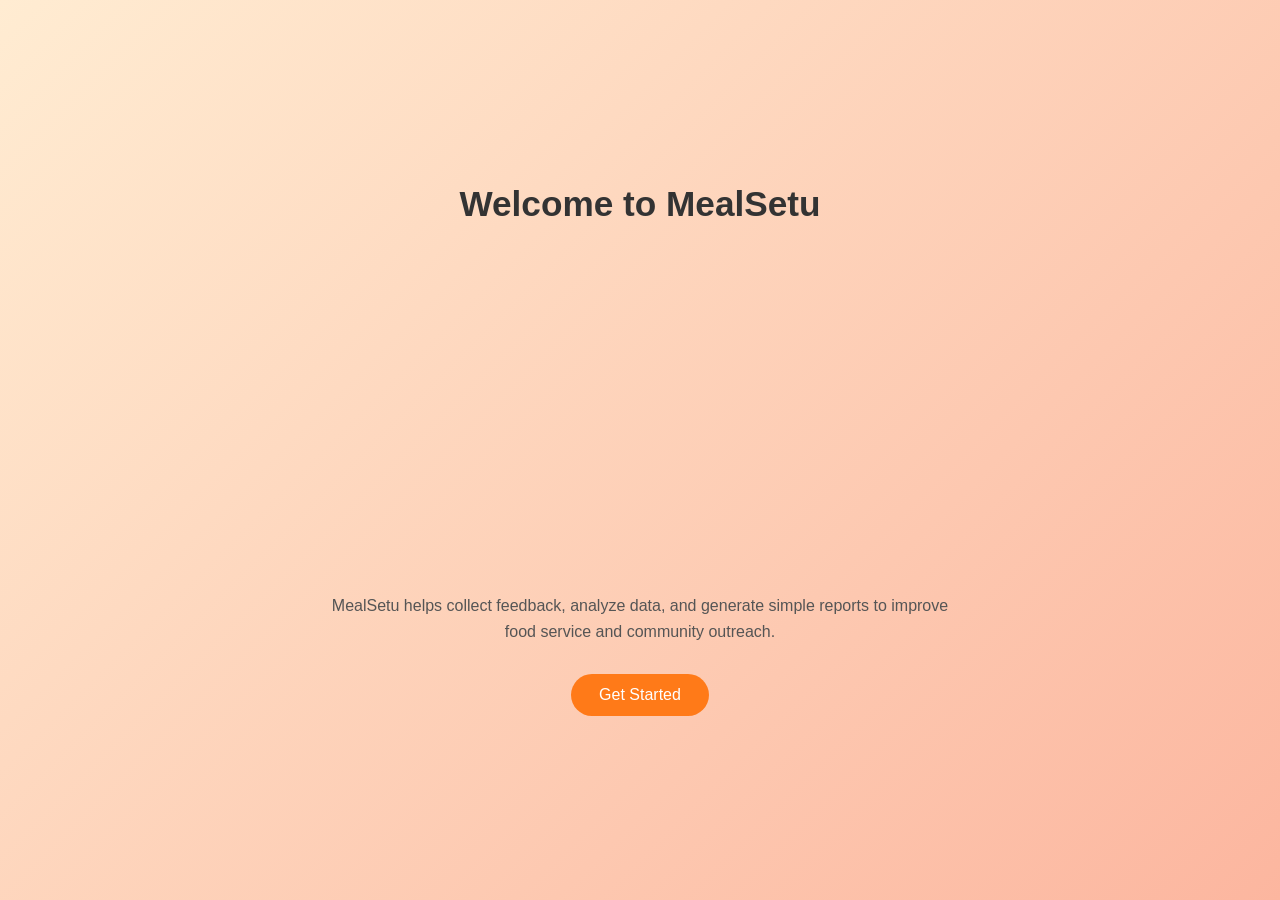
<file: food-feedback-system/frontend/start.html>
<!DOCTYPE html>
<html lang="en">
<head>
    <meta charset="UTF-8">
    <meta name="viewport" content="width=device-width, initial-scale=1.0">
    <title>MealSetu – Welcome</title>
    <style>
        /* Basic reset */
        * {
            margin: 0;
            padding: 0;
            box-sizing: border-box;
            font-family: Arial, Helvetica, sans-serif;
        }

        body {
            min-height: 100vh;
            display: flex;
            align-items: center;
            justify-content: center;
            background: linear-gradient(135deg, #ffecd2, #fcb69f);
        }

        .container {
            padding: 40px;
            max-width: 700px;
            text-align: center;
        }

        h1 {
            font-size: 2.2rem;
            margin-bottom: 15px;
            color: #333333;
        }

        p {
            font-size: 1rem;
            color: #555555;
            margin-bottom: 30px;
            line-height: 1.6;
        }

        a.button {
            display: inline-block;
            text-decoration: none;
            padding: 12px 28px;
            background-color: #ff7a18;
            color: #ffffff;
            font-size: 1rem;
            border-radius: 25px;
            transition: background-color 0.3s ease, transform 0.2s ease;
        }

        a.button:hover {
            background-color: #e9650f;
            transform: translateY(-2px);
        }

        footer {
            margin-top: 25px;
            font-size: 0.85rem;
            color: #888888;
        }
    </style>
</head>
<body>
    <div class="container">
        <h1>Welcome to MealSetu</h1>

        <!-- Intro Video -->
        <video autoplay muted loop playsinline style="width:100%; border-radius:14px; margin:20px 0; object-fit:cover;">
            <source src="logo.mp4" type="video/mp4">
        </video>

        <p>
            MealSetu helps collect feedback, analyze data, and generate simple
            reports to improve food service and community outreach.
        </p>
        
        <!-- This button connects to index.html -->
        <a href="index.html" class="button">Get Started</a>

    </div>
</body>
</html>
</file>
<file: food-feedback-system/frontend/style.css>
/* Reset and Base Styles */
* {
    margin: 0;
    padding: 0;
    box-sizing: border-box;
}

:root {
    --primary-color: #133144;
    --secondary-color: #059669;
    --accent-color: #34d399;
    --dark-bg: #1f2937;
    --light-bg: #f9fafb;
    --card-bg: #ffffff;
    --text-primary: #111827;
    --text-secondary: #6b7280;
    --border-color: #e5e7eb;
    --success: #10b981;
    --warning: #f59e0b;
    --error: #ef4444;
    --info: #3b82f6;
}

body {
    font-family: 'Segoe UI', Tahoma, Geneva, Verdana, sans-serif;
    line-height: 1.6;
    color: var(--text-primary);
    background: linear-gradient(135deg, #f9fafb 0%, #e0f2e9 100%);
    min-height: 100vh;
}

.container {
    max-width: 1200px;
    margin: 0 auto;
    padding: 0 20px;
}

/* Navigation */
.navbar {
    background: white;
    box-shadow: 0 2px 10px rgba(0,0,0,0.1);
    position: sticky;
    top: 0;
    z-index: 1000;
}

.navbar .container {
    display: flex;
    justify-content: space-between;
    align-items: center;
    padding: 1rem 20px;
}

.nav-brand {
    display: flex;
    align-items: center;
    gap: 15px;
}

.logo {
    width: 60px;
    height: 60px;
    background: white;
    border-radius: 50%;  /* Makes it circular */
    display: flex;
    align-items: center;
    justify-content: center;
    padding: 8px;
    box-shadow: 0 2px 10px rgba(0,0,0,0.15);
}
.nav-brand {
    display: flex;
    align-items: center;
    gap: 12px;
}

.logo img {
    width: 45px;       /* adjust if needed */
    height: 45px;
    object-fit: contain;
}

.brand-text h1 {
    margin: 0;
    font-size: 1.5rem;
}

.brand-text p {
    margin: 0;
    font-size: 0.8rem;
    color: #6b7280;
}
.nav-brand h1 {
    font-size: 1.5rem;
    color: var(--text-primary);
}

.nav-brand p {
    font-size: 0.85rem;
    color: var(--text-secondary);
}

.nav-menu {
    display: flex;
    gap: 10px;
}

.nav-menu a {
    padding: 10px 20px;
    text-decoration: none;
    color: var(--text-primary);
    border-radius: 8px;
    font-weight: 500;
    transition: all 0.3s;
}

.nav-menu a:hover {
    background: var(--light-bg);
}

.nav-menu a.active {
    background: var(--primary-color);
    color: white;
}

.menu-toggle {
    display: none;
    background: none;
    border: none;
    font-size: 1.5rem;
    cursor: pointer;
    color: var(--text-primary);
}

/* Hero Section */
.hero {
    background: linear-gradient(135deg, var(--primary-color), var(--secondary-color));
    color: white;
    padding: 4rem 0;
    text-align: center;
    border-radius: 20px;
    margin: 2rem 20px;
    box-shadow: 0 10px 30px rgba(16, 185, 129, 0.3);
}

.hero h2 {
    font-size: 2.5rem;
    margin-bottom: 1rem;
}

.hero p {
    font-size: 1.25rem;
    margin-bottom: 2rem;
    opacity: 0.95;
}

.hero-buttons {
    display: flex;
    gap: 1rem;
    justify-content: center;
    flex-wrap: wrap;
}

/* Buttons */
.btn {
    padding: 12px 30px;
    border: none;
    border-radius: 10px;
    font-size: 1rem;
    font-weight: 600;
    cursor: pointer;
    transition: all 0.3s;
    text-decoration: none;
    display: inline-block;
}

.btn-primary {
    background: white;
    color: var(--primary-color);
}

.btn-primary:hover {
    transform: translateY(-2px);
    box-shadow: 0 5px 15px rgba(0,0,0,0.2);
}

.btn-secondary {
    background: rgba(255,255,255,0.2);
    color: white;
    border: 2px solid white;
}

.btn-secondary:hover {
    background: white;
    color: var(--primary-color);
}

.btn-outline {
    background: transparent;
    border: 2px solid var(--primary-color);
    color: var(--primary-color);
}

.btn-outline:hover {
    background: var(--primary-color);
    color: white;
}

/* Stats Section */
.stats-section {
    padding: 3rem 0;
}

.stats-grid {
    display: grid;
    grid-template-columns: repeat(auto-fit, minmax(250px, 1fr));
    gap: 1.5rem;
    margin-bottom: 2rem;
}

.stat-card {
    background: white;
    padding: 2rem;
    border-radius: 15px;
    box-shadow: 0 4px 15px rgba(0,0,0,0.08);
    display: flex;
    align-items: center;
    gap: 1rem;
    border-left: 4px solid var(--primary-color);
    transition: transform 0.3s;
}

.stat-card:hover {
    transform: translateY(-5px);
}

.stat-icon {
    font-size: 2.5rem;
}

.stat-icon.green { color: var(--success); }
.stat-icon.blue { color: var(--info); }
.stat-icon.purple { color: #8b5cf6; }
.stat-icon.orange { color: var(--warning); }

.stat-info h3 {
    font-size: 2rem;
    color: var(--text-primary);
}

.stat-info p {
    color: var(--text-secondary);
    font-size: 0.9rem;
}

.stat-trend {
    margin-left: auto;
    color: var(--success);
}

/* Quick Actions */
.quick-actions {
    padding: 3rem 0;
}

.quick-actions h2 {
    text-align: center;
    font-size: 2rem;
    margin-bottom: 2rem;
}

.actions-grid {
    display: grid;
    grid-template-columns: repeat(auto-fit, minmax(250px, 1fr));
    gap: 1.5rem;
}

.action-card {
    background: white;
    padding: 2.5rem;
    border-radius: 15px;
    text-align: center;
    cursor: pointer;
    transition: all 0.3s;
    box-shadow: 0 4px 15px rgba(0,0,0,0.08);
}

.action-card:hover {
    transform: translateY(-10px);
    box-shadow: 0 10px 30px rgba(0,0,0,0.15);
}

.action-card i {
    font-size: 3rem;
    color: var(--primary-color);
    margin-bottom: 1rem;
}

.action-card h3 {
    margin-bottom: 0.5rem;
    color: var(--text-primary);
}

.action-card p {
    color: var(--text-secondary);
    font-size: 0.9rem;
}

/* Feedback Section */
.feedback-section {
    font-size: 22px;
    padding: 3rem 0;
}

.feedback-card {
    background: white;
    padding: 3rem;
    border-radius: 20px;
    box-shadow: 0 10px 30px rgba(0,0,0,0.1);
    margin-bottom: 2rem;
}

.feedback-card h2 {
    font-size: 2rem;
    margin-bottom: 2rem;
    text-align: center;
}

.mode-selector {
    display: flex;
    gap: 1rem;
    margin-bottom: 2rem;
}

.mode-btn {
    flex: 1;
    padding: 1rem;
    border: 2px solid var(--border-color);
    background: var(--light-bg);
    border-radius: 10px;
    font-size: 1rem;
    font-weight: 600;
    cursor: pointer;
    transition: all 0.3s;
}

.mode-btn:hover {
    border-color: var(--primary-color);
}

.mode-btn.active {
    background: var(--primary-color);
    color: white;
    border-color: var(--primary-color);
}

.feedback-content {
    display: none;
}

.feedback-content.active {
    display: block;
}

.feedback-question {
    font-size: 1.25rem;
    margin-bottom: 1.5rem;
    color: var(--text-primary);
    font-weight: 500;
}

.emoji-grid {
    display: flex;
    justify-content: space-around;
    margin-bottom: 2rem;
    flex-wrap: wrap;
    gap: 1rem;
}

.emoji-option {
    display: flex;
    flex-direction: column;
    align-items: center;
    padding: 1.5rem;
    border-radius: 15px;
    background: var(--light-bg);
    cursor: pointer;
    transition: all 0.3s;
    min-width: 100px;
}

.emoji-option:hover {
    transform: scale(1.1);
    background: #e0f2e9;
}

.emoji-option.selected {
    background: var(--accent-color);
    box-shadow: 0 0 0 4px var(--primary-color);
}

.emoji-icon {
    font-size: 3rem;
    margin-bottom: 0.5rem;
}

.emoji-label {
    font-size: 0.9rem;
    font-weight: 600;
    color: var(--text-primary);
}

textarea {
    width: 100%;
    padding: 1rem;
    border: 2px solid var(--border-color);
    border-radius: 10px;
    font-size: 1rem;
    font-family: inherit;
    resize: vertical;
    transition: border-color 0.3s;
}

textarea:focus {
    outline: none;
    border-color: var(--primary-color);
}

.voice-recorder {
    text-align: center;
    padding: 3rem;
}

.recorder-icon {
    font-size: 5rem;
    color: var(--primary-color);
    margin-bottom: 1rem;
}

.btn-record {
    background: var(--error);
    color: white;
    padding: 1rem 2rem;
    border: none;
    border-radius: 50px;
    font-size: 1rem;
    font-weight: 600;
    cursor: pointer;
    transition: all 0.3s;
}

.btn-record:hover {
    background: #dc2626;
    transform: scale(1.05);
}

.btn-submit {
    width: 100%;
    margin-top: 1.5rem;
    padding: 1rem;
    font-size: 1.1rem;
}

/* Recent Feedbacks */
.recent-feedbacks {
    background: white;
    padding: 2rem;
    border-radius: 15px;
    box-shadow: 0 4px 15px rgba(0,0,0,0.08);
}

.recent-feedbacks h3 {
    margin-bottom: 1rem;
}

#feedbacksList > div {
    padding: 1rem;
    background: var(--light-bg);
    border-radius: 10px;
    margin-bottom: 1rem;
}

/* Notifications */
.notifications-section {
    padding: 2rem 0;
}

.notifications-section h2 {
    margin-bottom: 1.5rem;
}

.notifications-list {
    display: flex;
    flex-direction: column;
    gap: 1rem;
}

.notification {
    background: white;
    padding: 1.5rem;
    border-radius: 12px;
    display: flex;
    align-items: flex-start;
    gap: 1rem;
    box-shadow: 0 2px 10px rgba(0,0,0,0.05);
}

.notification i {
    font-size: 1.5rem;
    margin-top: 0.2rem;
}

.notification.alert i { color: var(--warning); }
.notification.success i { color: var(--success); }
.notification.info i { color: var(--info); }

.notification p {
    flex: 1;
    color: var(--text-primary);
}

.notification span {
    font-size: 0.85rem;
    color: var(--text-secondary);
}

/* Page Header */
.page-header {
    background: linear-gradient(135deg, var(--primary-color), var(--secondary-color));
    color: white;
    padding: 3rem 0;
    text-align: center;
    margin-bottom: 3rem;
}

.page-header h1 {
    font-size: 2.5rem;
    margin-bottom: 0.5rem;
}

.page-header p {
    font-size: 1.1rem;
    opacity: 0.9;
}

/* Analytics Page */
.analytics-section {
    padding: 2rem 0;
}

.chart-card {
    background: white;
    padding: 2rem;
    border-radius: 15px;
    box-shadow: 0 4px 15px rgba(0,0,0,0.08);
    margin-bottom: 2rem;
}

.chart-card h2 {
    margin-bottom: 1.5rem;
    color: var(--text-primary);
}

.chart-container {
    position: relative;
    height: 300px;
}

.analytics-grid {
    display: grid;
    grid-template-columns: repeat(auto-fit, minmax(400px, 1fr));
    gap: 2rem;
    margin-bottom: 2rem;
}

.category-legend {
    margin-top: 1.5rem;
    display: flex;
    flex-direction: column;
    gap: 0.75rem;
}

.legend-item {
    display: flex;
    align-items: center;
    gap: 0.75rem;
}

.legend-color {
    width: 20px;
    height: 20px;
    border-radius: 4px;
}

.insights-card {
    background: linear-gradient(135deg, #7c3aed 0%, #5b21b6 100%);
    color: white;
    padding: 2rem;
    border-radius: 15px;
    box-shadow: 0 10px 30px rgba(124, 58, 237, 0.3);
}

.insights-card h2 {
    color: white;
    margin-bottom: 1.5rem;
}

.insights-list {
    display: flex;
    flex-direction: column;
    gap: 1rem;
}

.insight {
    display: flex;
    align-items: flex-start;
    gap: 1rem;
    padding: 1rem;
    background: rgba(255,255,255,0.1);
    border-radius: 10px;
}

.insight i {
    font-size: 1.25rem;
    margin-top: 0.2rem;
}

.insight.success i { color: #34d399; }
.insight.warning i { color: #fbbf24; }
.insight.alert i { color: #fca5a5; }

.metrics-grid {
    display: grid;
    grid-template-columns: repeat(auto-fit, minmax(250px, 1fr));
    gap: 1.5rem;
    margin-bottom: 2rem;
}

.metric-card {
    background: white;
    padding: 2rem;
    border-radius: 15px;
    box-shadow: 0 4px 15px rgba(0,0,0,0.08);
}

.metric-header {
    display: flex;
    align-items: center;
    gap: 0.75rem;
    margin-bottom: 1rem;
}

.metric-header i {
    font-size: 1.5rem;
    color: var(--primary-color);
}

.metric-value {
    font-size: 2.5rem;
    font-weight: bold;
    color: var(--text-primary);
    margin-bottom: 0.5rem;
}

.metric-change {
    font-size: 0.9rem;
    font-weight: 600;
}

.metric-change.positive {
    color: var(--success);
}

.metric-change.negative {
    color: var(--error);
}

/* Tables */
.table-card {
    background: white;
    padding: 2rem;
    border-radius: 15px;
    box-shadow: 0 4px 15px rgba(0,0,0,0.08);
}

.table-responsive {
    overflow-x: auto;
}

.analytics-table {
    width: 100%;
    border-collapse: collapse;
    margin-top: 1rem;
}

.analytics-table thead {
    background: var(--light-bg);
}

.analytics-table th,
.analytics-table td {
    padding: 1rem;
    text-align: left;
    border-bottom: 1px solid var(--border-color);
}

.analytics-table th {
    font-weight: 600;
    color: var(--text-primary);
}

.badge {
    padding: 0.25rem 0.75rem;
    border-radius: 20px;
    font-size: 0.85rem;
    font-weight: 600;
}

.badge-success {
    background: #d1fae5;
    color: #065f46;
}

.badge-warning {
    background: #fef3c7;
    color: #92400e;
}

.status-excellent { color: #059669; font-weight: 600; }
.status-good { color: #10b981; font-weight: 600; }
.status-average { color: #f59e0b; font-weight: 600; }

/* Reports Page */
.reports-section {
    padding: 2rem 0;
}

.filter-card {
    background: white;
    padding: 1.5rem;
    border-radius: 15px;
    box-shadow: 0 4px 15px rgba(0,0,0,0.08);
    margin-bottom: 2rem;
}

.filter-options {
    display: flex;
    gap: 1rem;
    flex-wrap: wrap;
    margin-top: 1rem;
}

.filter-select {
    padding: 0.75rem 1rem;
    border: 2px solid var(--border-color);
    border-radius: 8px;
    font-size: 1rem;
    cursor: pointer;
}

.timeline-container {
    position: relative;
}

.timeline-item {
    position: relative;
    padding-left: 3rem;
    margin-bottom: 2rem;
}

.timeline-marker {
    position: absolute;
    left: 0;
    top: 0;
    width: 16px;
    height: 16px;
    background: var(--primary-color);
    border-radius: 50%;
    border: 4px solid white;
    box-shadow: 0 0 0 2px var(--primary-color);
}

.timeline-item::before {
    content: '';
    position: absolute;
    left: 7px;
    top: 20px;
    bottom: -20px;
    width: 2px;
    background: var(--border-color);
}

.timeline-item:last-child::before {
    display: none;
}

.timeline-card {
    background: white;
    padding: 1.5rem;
    border-radius: 15px;
    box-shadow: 0 4px 15px rgba(0,0,0,0.08);
}

.timeline-header {
    display: flex;
    justify-content: space-between;
    align-items: flex-start;
    margin-bottom: 1rem;
}

.timeline-header h3 {
    font-size: 1.5rem;
    color: var(--text-primary);
}

.timeline-date {
    color: var(--text-secondary);
    font-size: 0.9rem;
    margin-top: 0.25rem;
}

.timeline-rating {
    text-align: right;
}

.rating-stars {
    font-size: 1.25rem;
    margin-bottom: 0.25rem;
}

.rating-value {
    font-size: 1.5rem;
    font-weight: bold;
    color: var(--primary-color);
}

.timeline-content {
    margin: 1rem 0;
}

.timeline-content p {
    margin-bottom: 0.5rem;
    color: var(--text-primary);
}

.timeline-footer {
    display: flex;
    gap: 1rem;
    padding-top: 1rem;
    border-top: 1px solid var(--border-color);
}

.btn-link {
    background: none;
    border: none;
    color: var(--primary-color);
    font-weight: 600;
    cursor: pointer;
    transition: color 0.3s;
}

.btn-link:hover {
    color: var(--secondary-color);
}

/* Surplus Section */
.surplus-section {
    margin-top: 3rem;
}

.surplus-section h2 {
    margin-bottom: 1.5rem;
}

.surplus-grid {
    display: grid;
    grid-template-columns: repeat(auto-fit, minmax(300px, 1fr));
    gap: 1.5rem;
}

.surplus-card {
    padding: 1.5rem;
    border-radius: 15px;
    box-shadow: 0 4px 15px rgba(0,0,0,0.08);
}

.surplus-card.alert-card {
    background: #fff7ed;
    border-left: 4px solid var(--warning);
}

.surplus-card.success-card {
    background: #f0fdf4;
    border-left: 4px solid var(--success);
}

.surplus-header {
    display: flex;
    align-items: center;
    gap: 0.75rem;
    margin-bottom: 1rem;
}

.surplus-header i {
    font-size: 1.5rem;
}

.surplus-badge {
    padding: 0.25rem 0.75rem;
    border-radius: 20px;
    font-size: 0.85rem;
    font-weight: 600;
    background: var(--warning);
    color: white;
}

.surplus-badge.success {
    background: var(--success);
}

.surplus-content h3 {
    margin-bottom: 1rem;
    color: var(--text-primary);
}

.surplus-content p {
    margin-bottom: 0.5rem;
    color: var(--text-primary);
}

.surplus-footer {
    margin-top: 1rem;
    padding-top: 1rem;
    border-top: 1px solid var(--border-color);
}

.status-pending {
    color: var(--warning);
    font-weight: 600;
}

.status-completed {
    color: var(--success);
    font-weight: 600;
}

/* Summary Card */
.summary-card {
    background: white;
    padding: 2rem;
    border-radius: 15px;
    box-shadow: 0 4px 15px rgba(0,0,0,0.08);
    margin-top: 2rem;
}

.summary-stats {
    display: grid;
    grid-template-columns: repeat(auto-fit, minmax(200px, 1fr));
    gap: 2rem;
    margin-top: 1.5rem;
}

.summary-stat {
    display: flex;
    align-items: center;
    gap: 1rem;
}

.summary-stat i {
    font-size: 2rem;
    color: var(--primary-color);
}

.summary-stat h4 {
    font-size: 0.9rem;
    color: var(--text-secondary);
    margin-bottom: 0.25rem;
}

.stat-number {
    font-size: 1.75rem;
    font-weight: bold;
    color: var(--text-primary);
}

/* Donations Page */
.donation-header {
    background: linear-gradient(135deg, #f59e0b, #d97706);
}

.donation-stats-section {
    padding: 3rem 0;
}

.donation-stats-grid {
    display: grid;
    grid-template-columns: repeat(auto-fit, minmax(250px, 1fr));
    gap: 1.5rem;
}

.donation-stat-card {
    background: white;
    padding: 2rem;
    border-radius: 15px;
    box-shadow: 0 4px 15px rgba(0,0,0,0.08);
    text-align: center;
}

.donation-icon {
    font-size: 3rem;
    color: var(--primary-color);
    margin-bottom: 1rem;
}

.donation-stat-card h3 {
    font-size: 2.5rem;
    color: var(--text-primary);
    margin-bottom: 0.5rem;
}

.donation-stat-card p {
    color: var(--text-secondary);
    font-weight: 600;
    margin-bottom: 0.5rem;
}

.stat-period {
    font-size: 0.85rem;
    color: var(--text-secondary);
}

/* Surplus Alerts */
.current-surplus-section {
    padding: 2rem 0;
}

.surplus-alerts {
    display: flex;
    flex-direction: column;
    gap: 1.5rem;
}

.surplus-alert-card {
    background: white;
    padding: 2rem;
    border-radius: 15px;
    box-shadow: 0 4px 15px rgba(0,0,0,0.08);
}

.surplus-alert-card.urgent {
    border-left: 6px solid var(--error);
}

.surplus-alert-card.scheduled {
    border-left: 6px solid var(--warning);
}

.alert-badge {
    display: inline-block;
    padding: 0.5rem 1rem;
    border-radius: 8px;
    font-weight: 600;
    margin-bottom: 1rem;
    background: var(--light-bg);
}

.alert-content h3 {
    font-size: 1.5rem;
    margin-bottom: 1rem;
}

.alert-details p {
    margin-bottom: 0.75rem;
    color: var(--text-primary);
}

.alert-details i {
    color: var(--primary-color);
    margin-right: 0.5rem;
}

.alert-actions {
    display: flex;
    gap: 1rem;
    margin-top: 1.5rem;
}

.alert-status {
    margin-top: 1.5rem;
    padding-top: 1.5rem;
    border-top: 1px solid var(--border-color);
}

.status-indicator {
    padding: 0.5rem 1rem;
    border-radius: 8px;
    background: #fef3c7;
    color: #92400e;
    font-weight: 600;
}

/* NGO Partners */
.ngo-partners-section {
    padding: 3rem 0;
}

.ngo-grid {
    display: grid;
    grid-template-columns: repeat(auto-fit, minmax(280px, 1fr));
    gap: 1.5rem;
    margin: 2rem 0;
}

.ngo-card {
    background: white;
    padding: 2rem;
    border-radius: 15px;
    box-shadow: 0 4px 15px rgba(0,0,0,0.08);
    text-align: center;
}

.ngo-logo {
    width: 80px;
    height: 80px;
    background: linear-gradient(135deg, var(--primary-color), var(--secondary-color));
    color: white;
    border-radius: 50%;
    display: flex;
    align-items: center;
    justify-content: center;
    font-size: 2rem;
    font-weight: bold;
    margin: 0 auto 1rem;
}

.ngo-card h3 {
    margin-bottom: 0.75rem;
    color: var(--text-primary);
}

.ngo-description {
    color: var(--text-secondary);
    margin-bottom: 1.5rem;
    min-height: 3rem;
}

.ngo-stats {
    display: flex;
    justify-content: space-around;
    margin-bottom: 1.5rem;
    padding: 1rem 0;
    border-top: 1px solid var(--border-color);
    border-bottom: 1px solid var(--border-color);
}

.ngo-stats span {
    font-size: 0.9rem;
    color: var(--text-primary);
}

.join-network {
    background: linear-gradient(135deg, var(--primary-color), var(--secondary-color));
    color: white;
    padding: 3rem;
    border-radius: 15px;
    text-align: center;
    margin-top: 3rem;
}

.join-network h3 {
    font-size: 1.75rem;
    margin-bottom: 0.75rem;
}

.join-network p {
    margin-bottom: 1.5rem;
    opacity: 0.9;
}

/* Donations Table */
.recent-donations-section {
    padding: 3rem 0;
}

.donations-table-card {
    background: white;
    padding: 2rem;
    border-radius: 15px;
    box-shadow: 0 4px 15px rgba(0,0,0,0.08);
    overflow-x: auto;
}

.donations-table {
    width: 100%;
    border-collapse: collapse;
    margin-top: 1rem;
}

.donations-table thead {
    background: var(--light-bg);
}

.donations-table th,
.donations-table td {
    padding: 1rem;
    text-align: left;
    border-bottom: 1px solid var(--border-color);
}

/* Impact Section */
.impact-section {
    padding: 3rem 0;
}

.impact-banner {
    background: linear-gradient(135deg, #7c3aed 0%, #5b21b6 100%);
    color: white;
    padding: 3rem;
    border-radius: 20px;
    text-align: center;
}

.impact-banner h2 {
    font-size: 2.5rem;
    margin-bottom: 1rem;
}

.impact-metrics {
    display: grid;
    grid-template-columns: repeat(auto-fit, minmax(250px, 1fr));
    gap: 2rem;
    margin-top: 2rem;
}

.impact-metric {
    text-align: center;
}

.metric-circle {
    width: 80px;
    height: 80px;
    background: rgba(255,255,255,0.2);
    border-radius: 50%;
    display: flex;
    align-items: center;
    justify-content: center;
    margin: 0 auto 1rem;
}

.metric-circle i {
    font-size: 2rem;
    color: white;
}

.impact-metric h4 {
    margin-bottom: 0.5rem;
    font-size: 1.1rem;
}

.metric-number {
    font-size: 2rem;
    font-weight: bold;
}

.no-surplus {
    background: white;
    padding: 3rem;
    border-radius: 15px;
    text-align: center;
}

.no-surplus i {
    font-size: 4rem;
    color: var(--success);
    margin-bottom: 1rem;
}

/* Footer */
.footer {
    background: var(--dark-bg);
    color: white;
    padding: 3rem 0 1rem;
    margin-top: 4rem;
}

.footer-content {
    display: flex;
    justify-content: space-between;
    align-items: flex-start;
    margin-bottom: 2rem;
    flex-wrap: wrap;
    gap: 2rem;
}

.footer h3 {
    font-size: 1.5rem;
    margin-bottom: 0.5rem;
}

.footer p {
    color: #9ca3af;
}

.footer-links {
    display: flex;
    gap: 1.5rem;
}

.footer-links a {
    color: white;
    text-decoration: none;
    transition: color 0.3s;
}

.footer-links a:hover {
    color: var(--accent-color);
}

.copyright {
    text-align: center;
    padding-top: 2rem;
    border-top: 1px solid #374151;
    color: #9ca3af;
    font-size: 0.9rem;
}

/* Responsive Design */
@media (max-width: 768px) {
    .nav-menu {
        display: none;
        position: absolute;
        top: 100%;
        left: 0;
        right: 0;
        background: white;
        flex-direction: column;
        padding: 1rem;
        box-shadow: 0 4px 10px rgba(0,0,0,0.1);
    }
    
    .nav-menu.active {
        display: flex;
    }
    
    .menu-toggle {
        display: block;
    }
    
    .hero h2 {
        font-size: 1.75rem;
    }
    
    .hero p {
        font-size: 1rem;
    }
    
    .stats-grid,
    .actions-grid,
    .analytics-grid,
    .ngo-grid {
        grid-template-columns: 1fr;
    }
    
    .mode-selector {
        flex-direction: column;
    }
    
    .emoji-grid {
        flex-direction: column;
    }
    
    .timeline-item {
        padding-left: 2rem;
    }
    
    .footer-content {
        flex-direction: column;
        text-align: center;
    }
    
    .footer-links {
        flex-direction: column;
        align-items: center;
    }
}

@media (max-width: 480px) {
    .container {
        padding: 0 15px;
    }
    
    .hero {
        padding: 2rem 0;
        margin: 1rem 15px;
    }
    
    .page-header h1 {
        font-size: 1.75rem;
    }
    
    .chart-container {
        height: 250px;
    }
    
    .metric-value {
        font-size: 2rem;
    }
}
</file>
